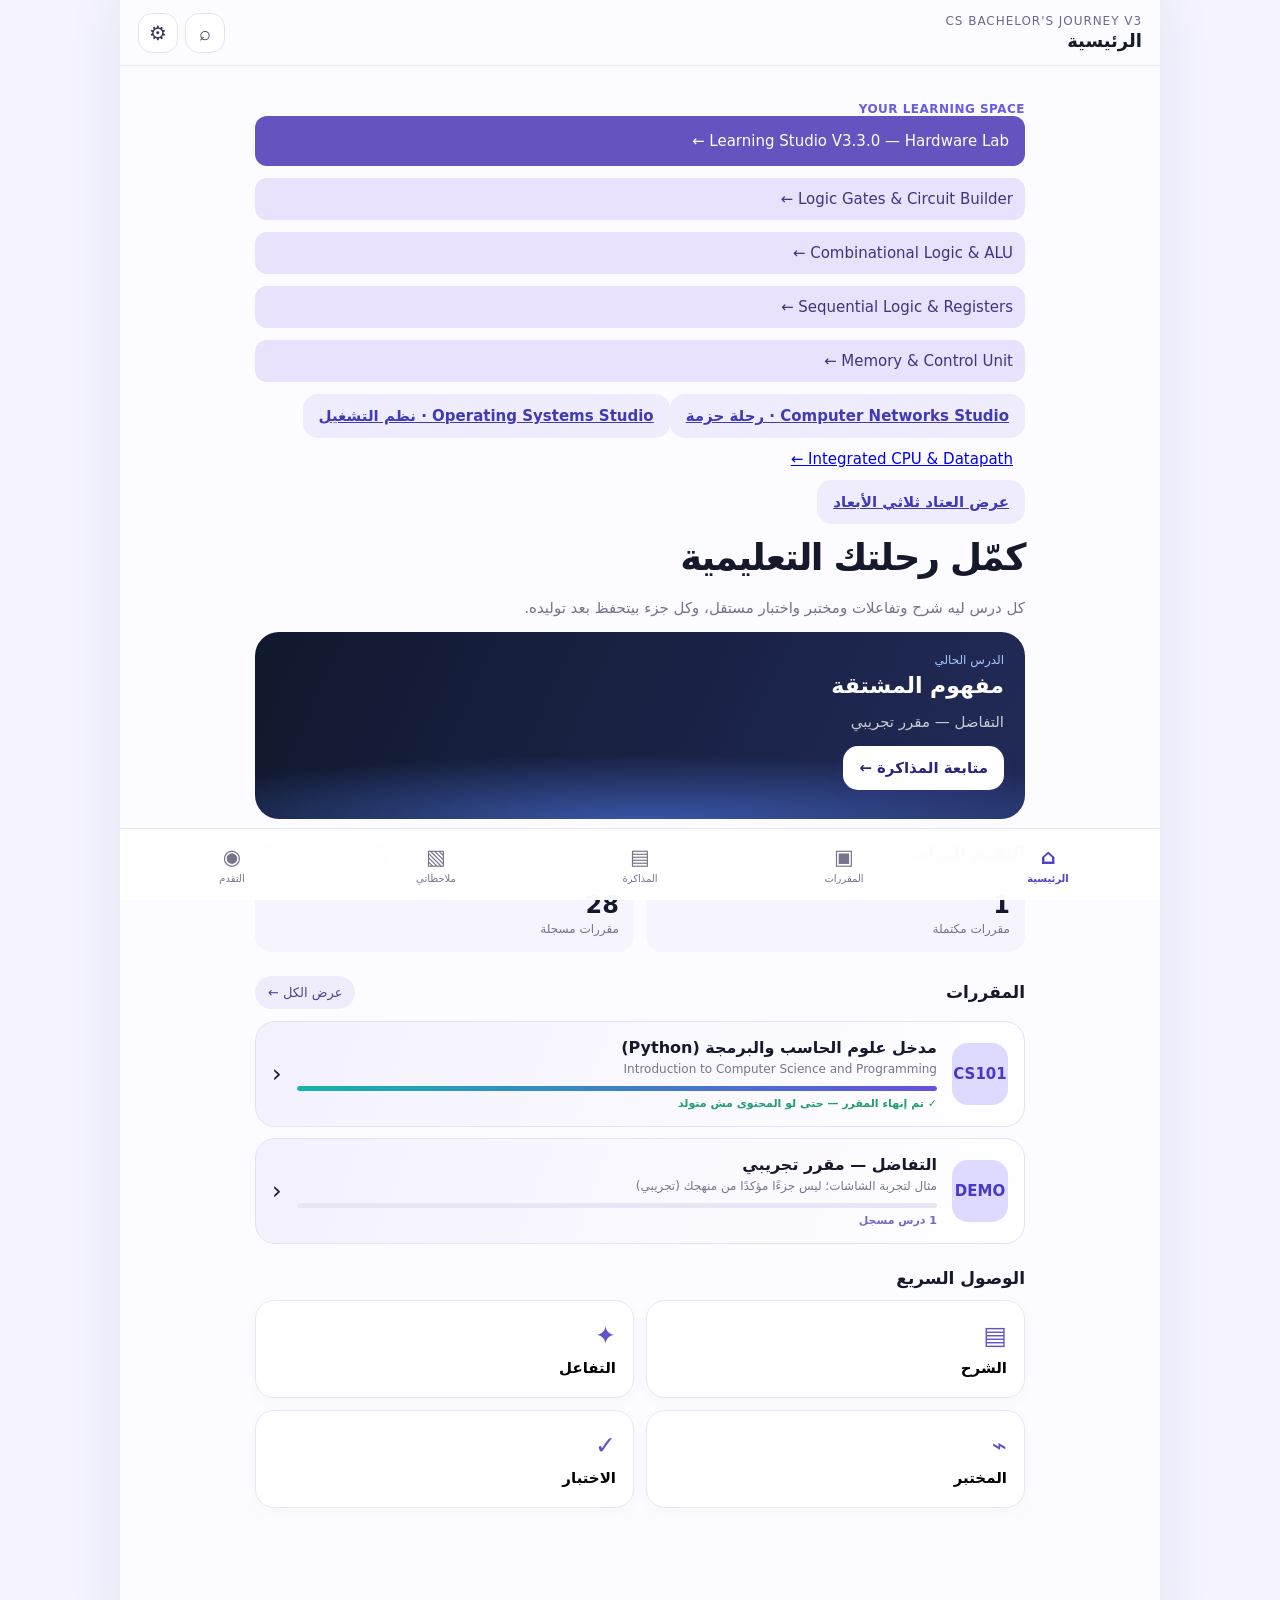
<file: index.html>
<!doctype html><html lang="ar" dir="rtl"><head><meta charset="utf-8"><meta name="viewport" content="width=device-width, initial-scale=1, viewport-fit=cover"><meta name="theme-color" content="#f9f9ff"><meta name="description" content="CS Bachelor's Journey V2 — دروس ومحاكيات واختبارات وملاحظات وتقدم دراسي"><link rel="manifest" href="./manifest.webmanifest"><link rel="icon" href="./icons/icon-192.png"><link rel="stylesheet" href="./style.css"><title>CS Learning Studio V3.3.0</title></head><body><div id="app"></div><div id="toast" role="status" aria-live="polite"></div><script type="module" src="./app.js?v=hw-electric"></script></body></html>
</file>
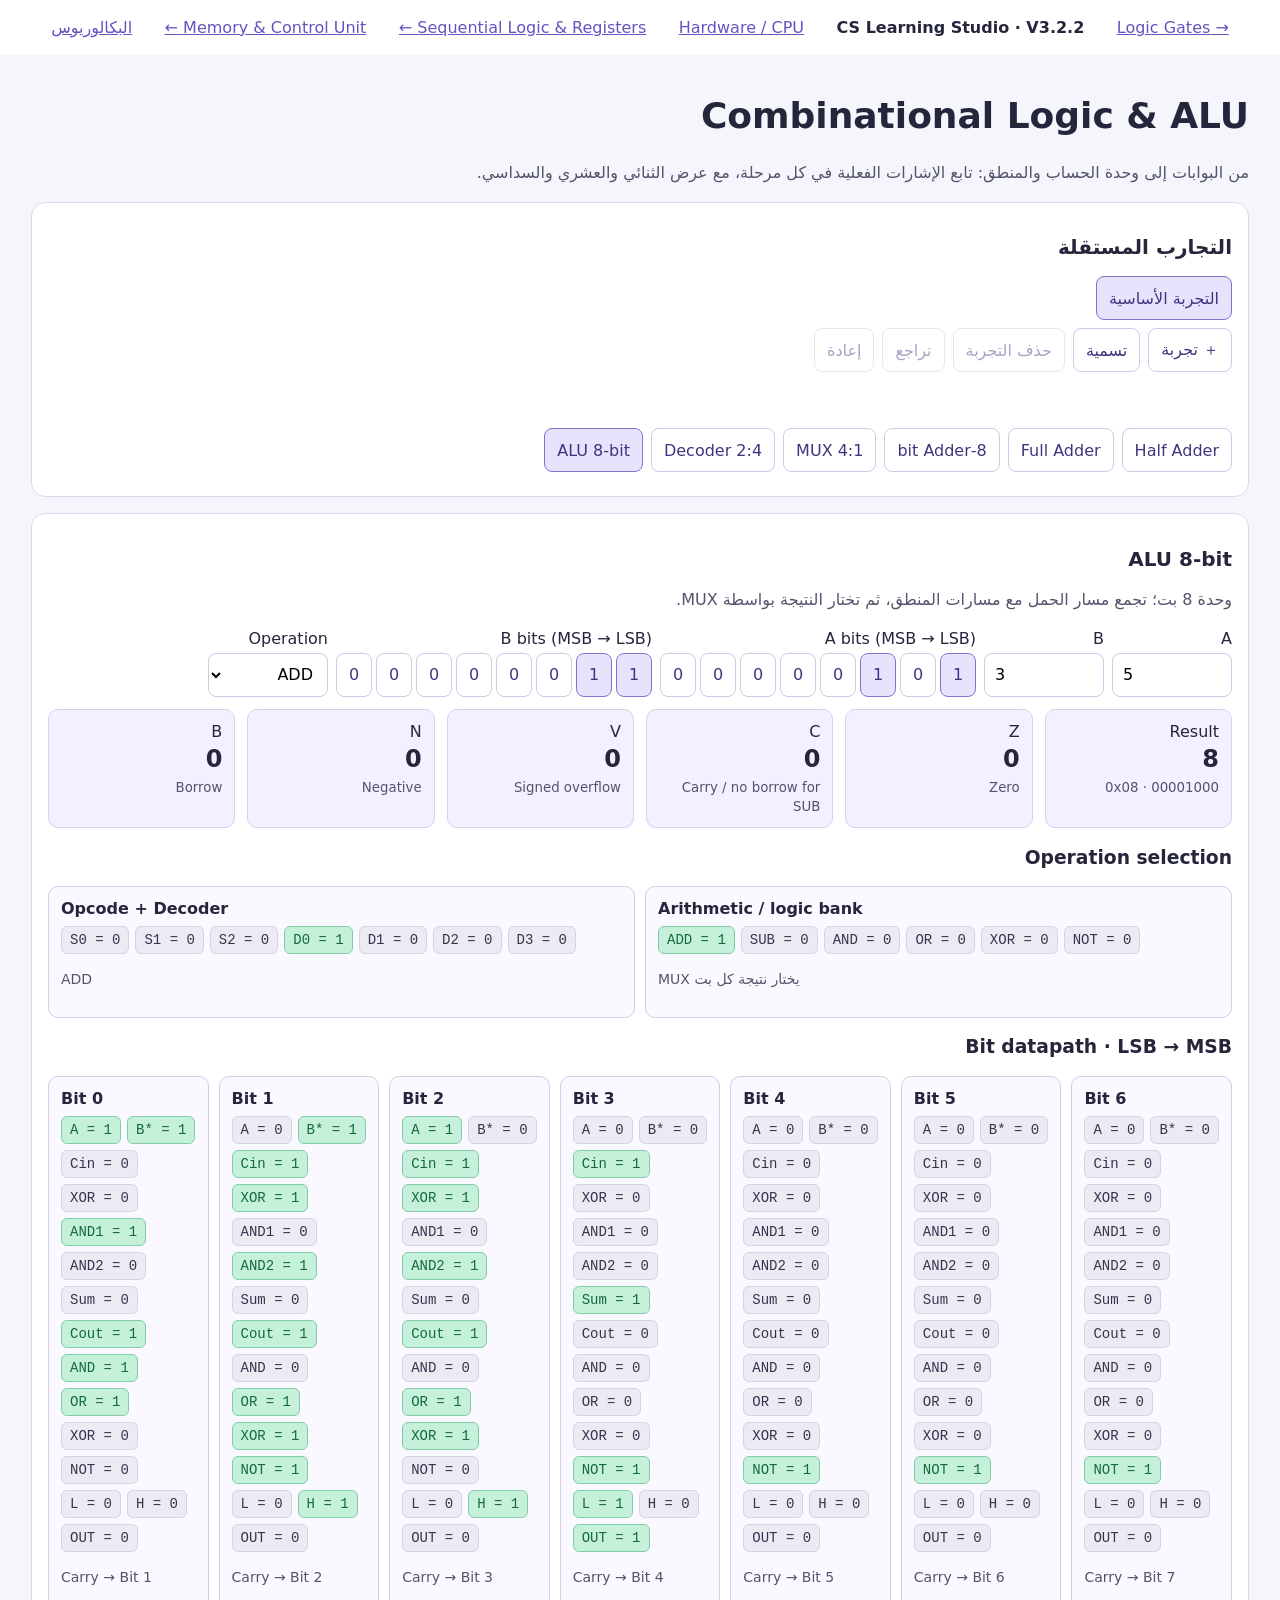
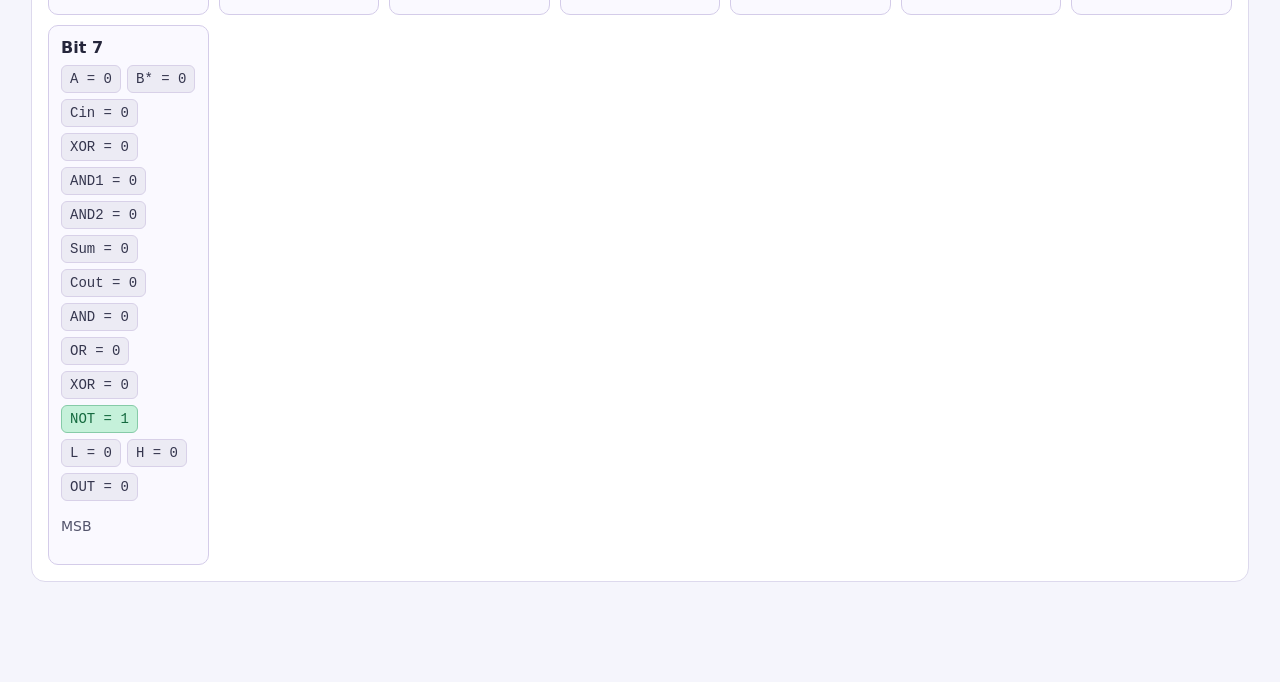
<file: alu.html>
<!doctype html><html lang="ar" dir="rtl"><head><meta charset="utf-8"><meta name="viewport" content="width=device-width,initial-scale=1"><title>Combinational Logic &amp; ALU · V3.2.2</title><link rel="stylesheet" href="logic.css"><link rel="stylesheet" href="alu.css"></head><body><header><a href="logic.html">→ Logic Gates</a><strong>CS Learning Studio · V3.2.2</strong><a href="studio.html">Hardware / CPU</a><a href="sequential.html">Sequential Logic &amp; Registers ←</a><a href="memory.html">Memory &amp; Control Unit ←</a><a href="index.html">البكالوريوس</a></header><main><h1>Combinational Logic &amp; ALU</h1><p>من البوابات إلى وحدة الحساب والمنطق: تابع الإشارات الفعلية في كل مرحلة، مع عرض الثنائي والعشري والسداسي.</p><section class="card"><h2>التجارب المستقلة</h2><div id="tabs" class="row" role="tablist" aria-label="التجارب"></div><div class="row"><button id="new">＋ تجربة</button><button id="rename">تسمية</button><button id="delete">حذف التجربة</button><button id="undo">تراجع</button><button id="redo">إعادة</button></div><p id="status" role="status" aria-live="polite"></p><div id="modes" class="row" role="tablist" aria-label="المختبرات"></div></section><section class="card"><h2 id="lab-title"></h2><p id="description"></p><div id="controls" class="row"></div><div id="results" aria-live="polite"></div><div id="datapath"></div></section></main><script type="module" src="alu.mjs"></script></body></html>
</file>
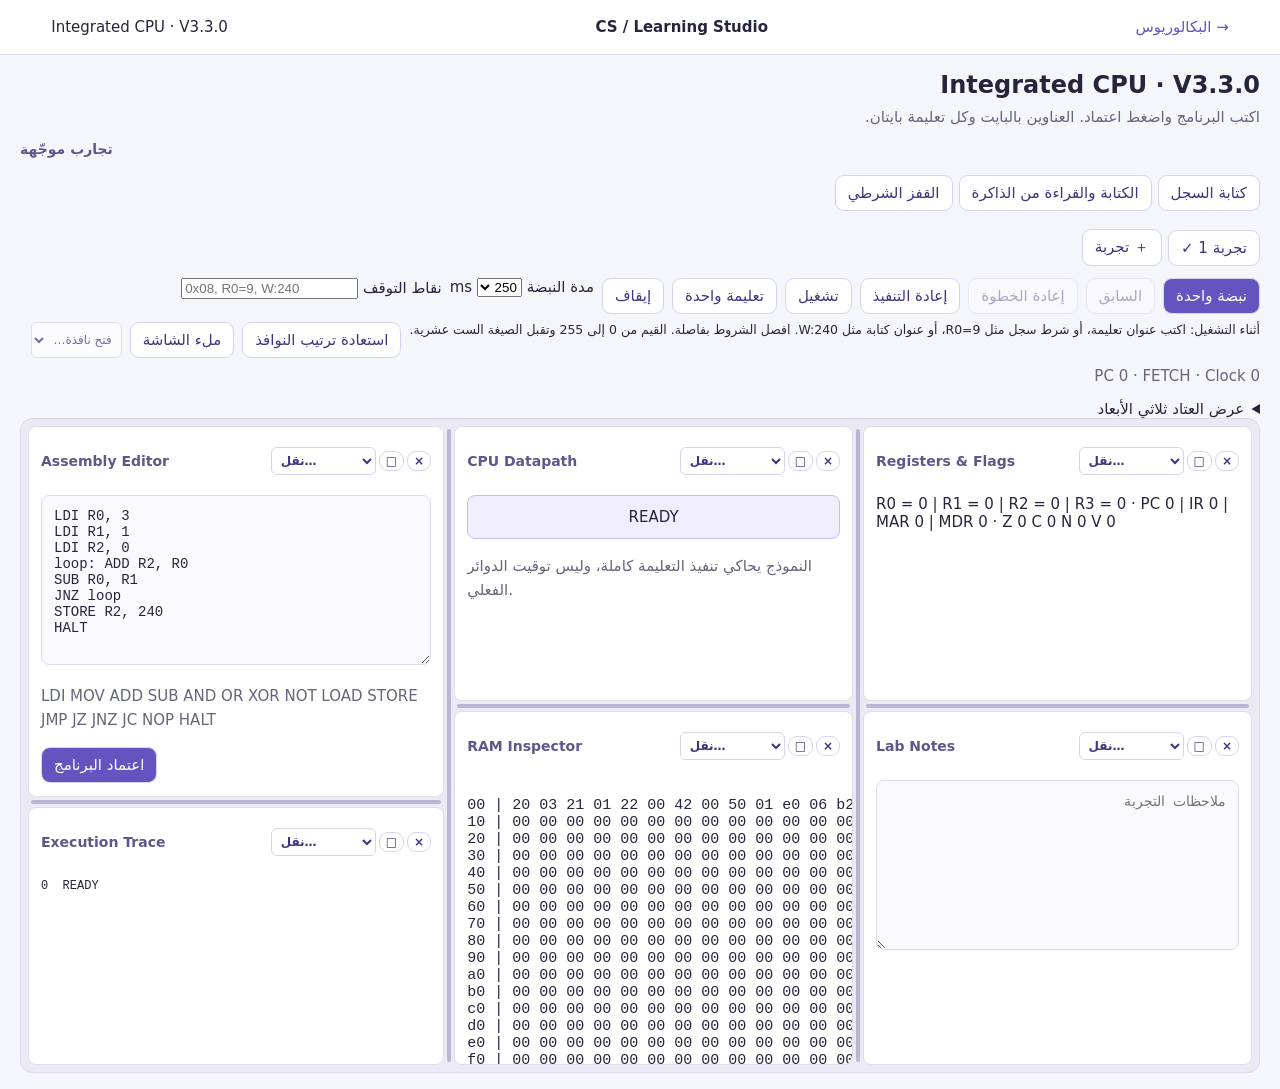
<file: integrated.html>
<!doctype html><html lang="ar" dir="rtl"><head><meta charset="utf-8"><meta name="viewport" content="width=device-width,initial-scale=1"><title>Integrated CPU V3.3.0</title><link rel="stylesheet" href="studio.css"><style>
#hardware-stage{perspective:600px;overflow:hidden;display:grid;place-items:center;height:210px}
#board{direction:ltr;display:grid;grid-template-columns:repeat(2,1fr);gap:12px;padding:16px;background:#225949;border:3px solid #549a77;border-radius:8px;transform-style:preserve-3d;transform:rotateX(38deg) rotateZ(var(--angle,-15deg)) scale(var(--zoom,1))}
#board output{background:#22303d;color:white;padding:9px;text-align:center;border:2px solid #899aa5;box-shadow:2px 4px #101923;transform:translateZ(8px);font:600 14px monospace}
#board output.active{border-color:#ffd858;color:#ffd858}
</style></head><body><header><a href="index.html">→ البكالوريوس</a><strong>CS / Learning Studio</strong><span>Integrated CPU · V3.3.0</span></header><main><section class="intro"><h1>Integrated CPU · V3.3.0</h1><p>اكتب البرنامج واضغط اعتماد. العناوين بالبايت وكل تعليمة بايتان.</p><div id="lesson-context" hidden></div><section aria-label="تجارب موجّهة"><h2>تجارب موجّهة</h2><div id="guide-list" class="experiment-bar"></div><div id="guide-task" hidden><label><span id="guide-question"></span> <select id="prediction"></select></label><p id="guide-result" role="status"></p></div></section><div id="experiments" class="experiment-bar" role="tablist" aria-label="التجارب"></div><div id="controls"><button id="step">نبضة واحدة</button><button id="back">السابق</button><button id="redo">إعادة الخطوة</button><button id="reset">إعادة التنفيذ</button><button id="run">تشغيل</button><button id="instruction">تعليمة واحدة</button><button id="pause">إيقاف</button><label>مدة النبضة <select id="speed"><option>100</option><option selected>250</option><option>500</option></select> ms</label><label>نقاط التوقف <input id="breaks" dir="ltr" aria-describedby="break-help" placeholder="0x08, R0=9, W:240"></label><small id="break-help">أثناء التشغيل: اكتب عنوان تعليمة، أو شرط سجل مثل <bdi>R0=9</bdi>، أو عنوان كتابة مثل <bdi>W:240</bdi>. افصل الشروط بفاصلة. القيم من 0 إلى 255 وتقبل الصيغة الست عشرية.</small><button id="layout">استعادة ترتيب النوافذ</button><button id="fullscreen">ملء الشاشة</button><select id="open-panel" aria-label="فتح نافذة"><option value="">فتح نافذة…</option></select></div><p id="status" role="status"></p></section><details id="hardware"><summary>عرض العتاد ثلاثي الأبعاد</summary><div id="hardware-stage"><div id="board"><output id="chip-pc"></output><output id="chip-ir"></output><output id="chip-mar"></output><output id="chip-mdr"></output></div></div><label>تدوير <input id="angle" type="range" min="-45" max="45" value="-15"></label> <label>تكبير <input id="zoom" type="range" min="70" max="120" value="100"></label><p id="pulse-explanation"></p><p id="hardware-path" dir="ltr"></p></details><div id="mobile-panels" class="mobile-panels" role="tablist" aria-label="النوافذ"></div><div id="workspace" class="workspace"><article data-panel="code"><h2>01 / Assembly Editor</h2><textarea id="code" spellcheck="false" aria-label="Assembly code"></textarea><p dir="ltr">LDI MOV ADD SUB AND OR XOR NOT LOAD STORE JMP JZ JNZ JC NOP HALT</p><button id="compile">اعتماد البرنامج</button><pre id="listing"></pre></article><article data-panel="cpu"><h2>02 / CPU Datapath</h2><div id="cpu" dir="ltr"></div><p>النموذج يحاكي تنفيذ التعليمة كاملة، وليس توقيت الدوائر الفعلي.</p></article><article data-panel="registers"><h2>03 / Registers & Flags</h2><div id="registers" dir="ltr"></div></article><article data-panel="memory"><h2>04 / RAM Inspector</h2><div id="memory" dir="ltr"></div></article><article data-panel="trace"><h2>05 / Execution Trace</h2><pre id="trace" dir="ltr"></pre></article><article data-panel="notes"><h2>06 / Lab Notes</h2><textarea id="notes" placeholder="ملاحظات التجربة"></textarea></article></div></main><script type="module" src="integrated.mjs?v=330"></script></body></html>
</file>
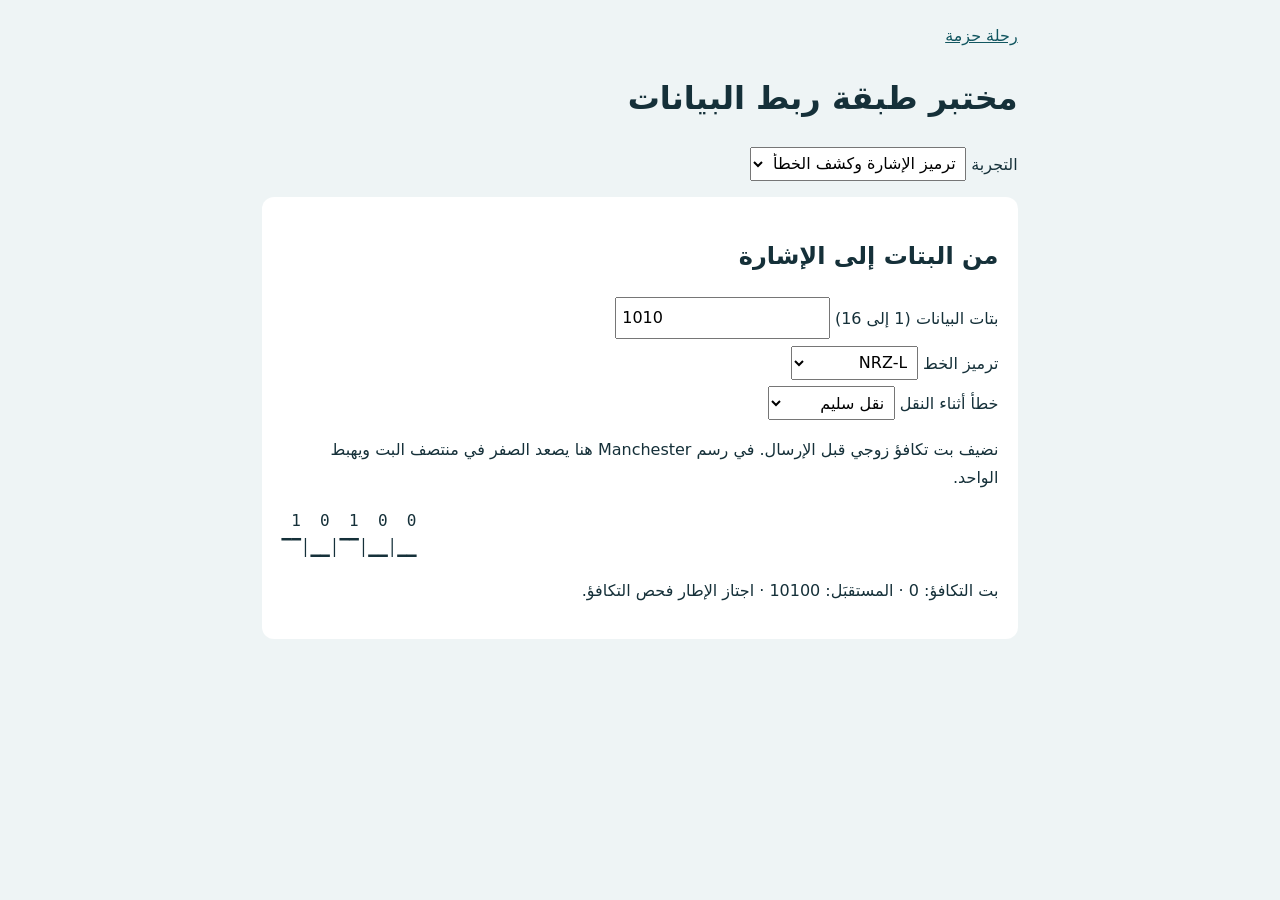
<file: link-lab.html>
<!doctype html><html lang="ar" dir="rtl"><head><meta charset="utf-8"><meta name="viewport" content="width=device-width,initial-scale=1"><title>طبقة ربط البيانات | Computer Networks Studio</title><style>*{box-sizing:border-box}body{margin:0;background:#eef4f5;color:#153039;font:1rem/1.7 system-ui}main{max-width:50rem;margin:auto;padding:1.4rem}section{background:white;padding:1.2rem;border-radius:12px;margin:1rem 0}label{display:block;margin:.4rem 0}select,input,button{font:inherit;padding:.35rem;max-width:100%}button{margin:.25rem}dl{display:grid;grid-template-columns:auto 1fr;gap:.35rem 1rem}dd{margin:0;overflow-wrap:anywhere}a{color:#125660}</style></head><body><main><nav><a id="back" href="network.html">رحلة حزمة</a></nav><h1>مختبر طبقة ربط البيانات</h1><label>التجربة <select id="mode"><option value="encoding">ترميز الإشارة وكشف الخطأ</option><option value="access">مشاركة وسيط النقل</option></select></label>
<section id="encoding"><h2>من البتات إلى الإشارة</h2><label>بتات البيانات (1 إلى 16) <input id="bits" dir="ltr" value="1010" maxlength="16"></label><label>ترميز الخط <select id="coding"><option>NRZ-L</option><option>Manchester</option></select></label><label>خطأ أثناء النقل <select id="error"><option value="0">نقل سليم</option><option value="1">اقلب أول بت</option><option value="2">اقلب أول بتين</option></select></label><p>نضيف بت تكافؤ زوجي قبل الإرسال. في رسم Manchester هنا يصعد الصفر في منتصف البت ويهبط الواحد.</p><pre dir="ltr" id="wave" style="white-space:pre-wrap;overflow-wrap:anywhere"></pre><p id="check" role="status"></p></section>
<section id="access" hidden><h2>جهازان جاهزان للإرسال</h2><label>نوع الوصلة <select id="medium"><option value="hub">Ethernet مشترك نصف مزدوج</option><option value="switch">Ethernet بمبدّل ووصلات كاملة الازدواج</option><option value="wifi">Wi-Fi بقناة مشتركة</option></select></label><label>توقيت المحاولة <select id="timing"><option value="same">في نفس اللحظة</option><option value="apart">بعد انتهاء إرسال الجهاز الأول</option></select></label><p id="note"></p><button id="step">الخطوة التالية</button> <button id="reset">من البداية</button><ol id="trace"></ol></section></main><script type="module" src="link-lab.mjs"></script></body></html>
</file>
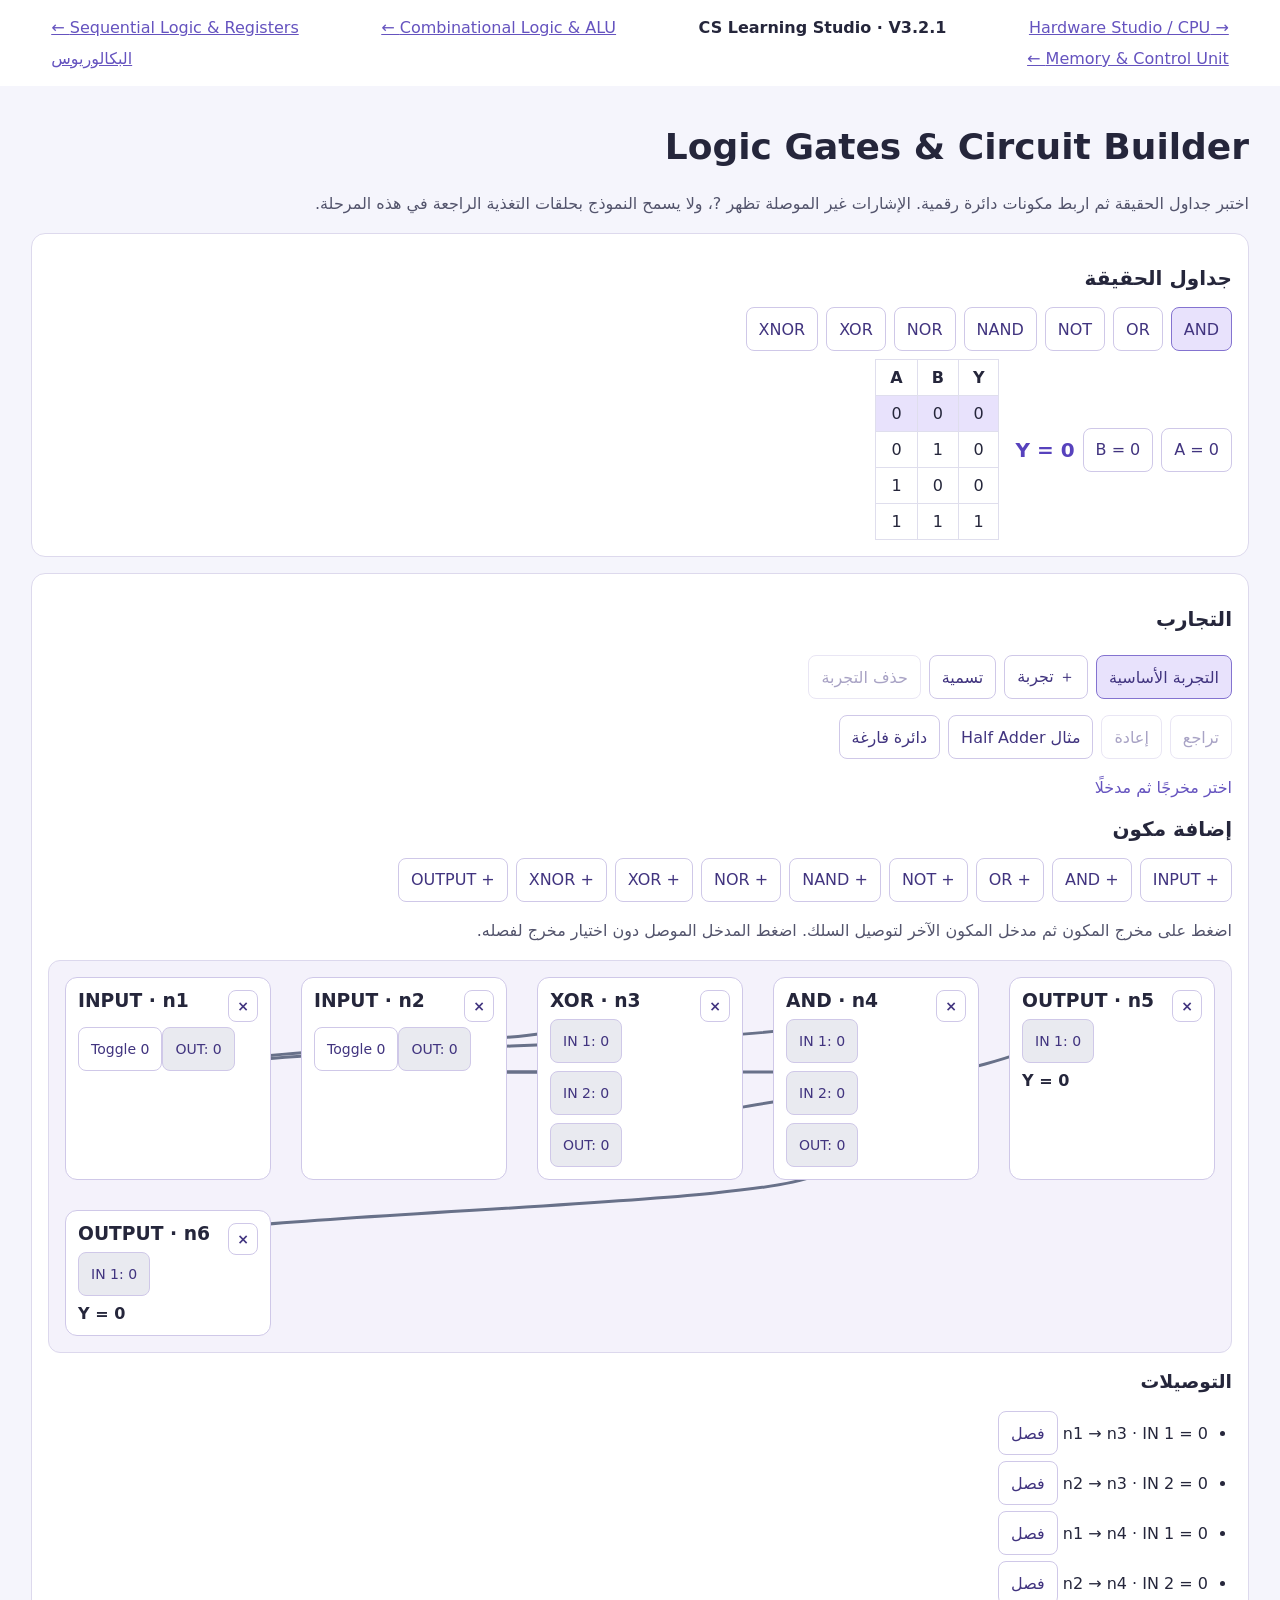
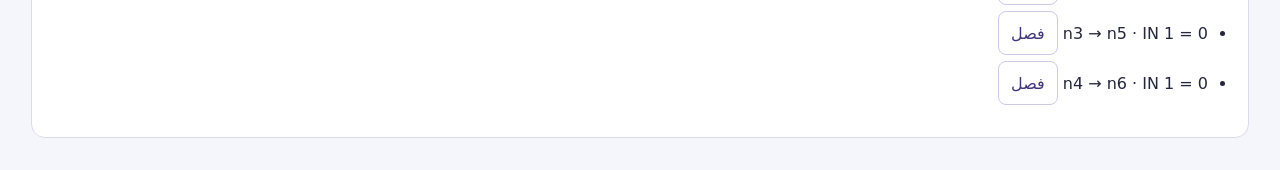
<file: logic.html>
<!doctype html><html lang="ar" dir="rtl"><head><meta charset="utf-8"><meta name="viewport" content="width=device-width,initial-scale=1"><title>Logic Studio · V3.2.1</title><link rel="stylesheet" href="logic.css"></head><body><header><a href="studio.html">→ Hardware Studio / CPU</a><strong>CS Learning Studio · V3.2.1</strong><a href="alu.html">Combinational Logic &amp; ALU ←</a><a href="sequential.html">Sequential Logic &amp; Registers ←</a><a href="memory.html">Memory &amp; Control Unit ←</a><a href="index.html">البكالوريوس</a></header><main><h1>Logic Gates & Circuit Builder</h1><p>اختبر جداول الحقيقة ثم اربط مكونات دائرة رقمية. الإشارات غير الموصلة تظهر ?، ولا يسمح النموذج بحلقات التغذية الراجعة في هذه المرحلة.</p><section class="card"><h2>جداول الحقيقة</h2><div id="gate-tabs" class="row" aria-label="البوابات"></div><div id="truth"></div></section><section class="card"><h2>التجارب</h2><div class="row"><div id="tabs" class="row" role="tablist"></div><button id="new">＋ تجربة</button><button id="rename">تسمية</button><button id="delete">حذف التجربة</button></div><div class="row"><button id="undo">تراجع</button><button id="redo">إعادة</button><button id="sample">مثال Half Adder</button><button id="clear">دائرة فارغة</button></div><p id="status" role="status" aria-live="polite"></p><h2>إضافة مكون</h2><div id="palette" class="row"></div><p>اضغط على مخرج المكون ثم مدخل المكون الآخر لتوصيل السلك. اضغط المدخل الموصل دون اختيار مخرج لفصله.</p><div id="board" aria-label="الدائرة"><svg id="wires" aria-hidden="true"></svg><div id="nodes"></div></div><h3>التوصيلات</h3><ul id="connections"></ul></section></main><script type="module" src="logic.mjs"></script></body></html>
</file>
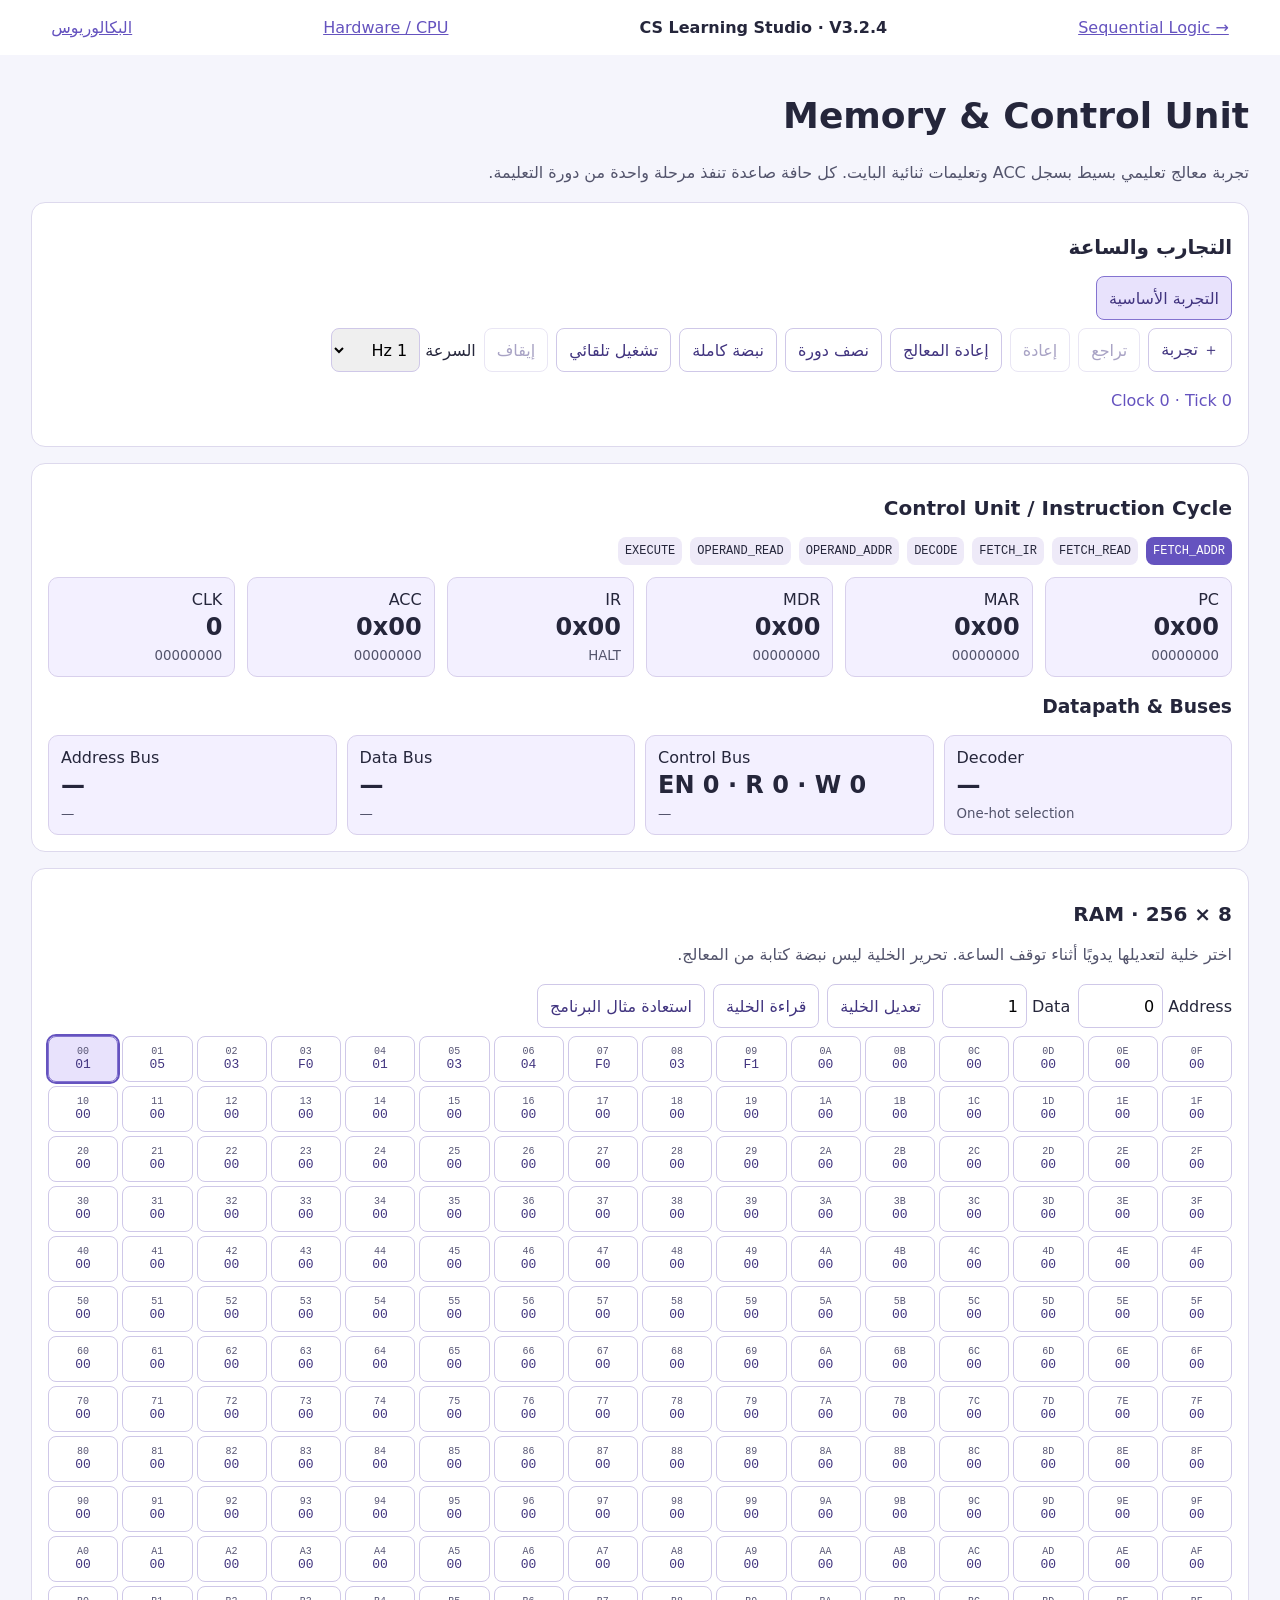
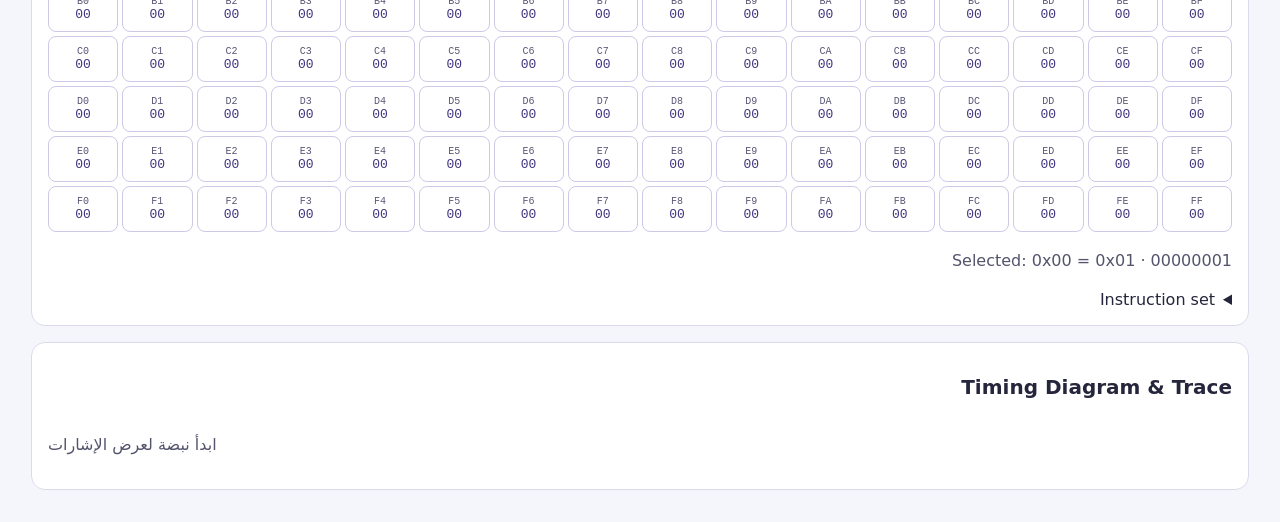
<file: memory.html>
<!doctype html><html lang="ar" dir="rtl"><head><meta charset="utf-8"><meta name="viewport" content="width=device-width,initial-scale=1"><title>Memory &amp; Control Unit · V3.2.4</title><link rel="stylesheet" href="logic.css"><link rel="stylesheet" href="alu.css"><link rel="stylesheet" href="memory.css"></head><body><header><a href="sequential.html">→ Sequential Logic</a><strong>CS Learning Studio · V3.2.4</strong><a href="studio.html">Hardware / CPU</a><a href="index.html">البكالوريوس</a></header><main><h1>Memory &amp; Control Unit</h1><p>تجربة معالج تعليمي بسيط بسجل ACC وتعليمات ثنائية البايت. كل حافة صاعدة تنفذ مرحلة واحدة من دورة التعليمة.</p><section class="card"><h2>التجارب والساعة</h2><div id="tabs" class="row" role="tablist"></div><div class="row"><button id="new">＋ تجربة</button><button id="undo">تراجع</button><button id="redo">إعادة</button><button id="reset">إعادة المعالج</button><button id="edge">نصف دورة</button><button id="pulse">نبضة كاملة</button><button id="play">تشغيل تلقائي</button><button id="stop">إيقاف</button><label>السرعة <select id="speed"><option value="1000">0.5 Hz</option><option value="500" selected>1 Hz</option><option value="250">2 Hz</option><option value="125">4 Hz</option></select></label></div><p id="status" role="status"></p></section><section class="card"><h2>Control Unit / Instruction Cycle</h2><div id="phases" class="row"></div><div id="registers" class="lab-grid"></div><h3>Datapath &amp; Buses</h3><div id="bus" class="flow"></div></section><section class="card"><h2>RAM · 256 × 8</h2><p>اختر خلية لتعديلها يدويًا أثناء توقف الساعة. تحرير الخلية ليس نبضة كتابة من المعالج.</p><div class="row"><label>Address <input id="address" type="number" min="0" max="255" value="0"></label><label>Data <input id="data" type="number" min="0" max="255" value="0"></label><button id="write">تعديل الخلية</button><button id="read">قراءة الخلية</button><button id="sample">استعادة مثال البرنامج</button></div><div id="ram" class="ram" aria-label="RAM cells"></div><p id="selection"></p><details><summary>Instruction set</summary><p dir="ltr">00 HALT · 01 LDI immediate · 02 LOAD address · 03 STORE address · 04 ADD address · 05 SUB address · 06 JMP address</p><p>المثال: 5 → RAM[F0]، ثم 3 + RAM[F0] → RAM[F1]، ثم HALT.</p></details></section><section class="card"><h2>Timing Diagram &amp; Trace</h2><div id="timing"></div><div id="trace"></div></section></main><script type="module" src="memory.mjs"></script></body></html>
</file>
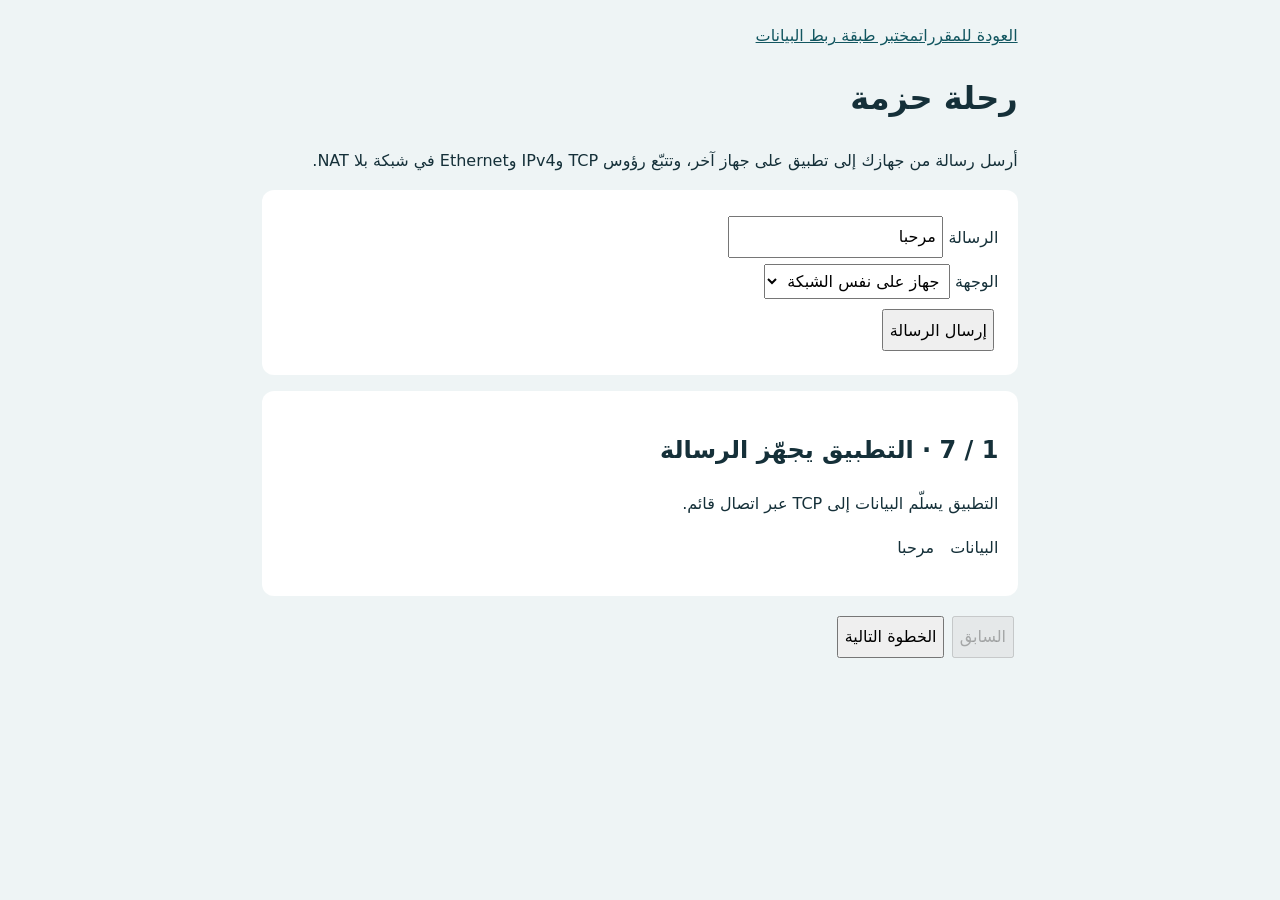
<file: network.html>
<!doctype html><html lang="ar" dir="rtl"><head><meta charset="utf-8"><meta name="viewport" content="width=device-width,initial-scale=1"><title>رحلة حزمة | Computer Networks Studio</title><style>*{box-sizing:border-box}body{margin:0;background:#eef4f5;color:#153039;font:1rem/1.7 system-ui}main{max-width:50rem;margin:auto;padding:1.4rem}section{background:white;padding:1.2rem;border-radius:12px;margin:1rem 0}label{display:block;margin:.4rem 0}select,input,button{font:inherit;padding:.35rem;max-width:100%}button{margin:.25rem}dl{display:grid;grid-template-columns:auto 1fr;gap:.35rem 1rem}dd{margin:0;overflow-wrap:anywhere}a{color:#125660}</style></head><body><main><a id="back" href="index.html">العودة للمقررات</a><a href="link-lab.html">مختبر طبقة ربط البيانات</a><h1>رحلة حزمة</h1><p>أرسل رسالة من جهازك إلى تطبيق على جهاز آخر، وتتبّع رؤوس TCP وIPv4 وEthernet في شبكة بلا NAT.</p><section><label>الرسالة <input id="message" maxlength="100" value="مرحبا"></label><label>الوجهة <select id="destination"><option value="local">جهاز على نفس الشبكة</option><option value="remote">جهاز وراء الراوتر</option></select></label><button id="send">إرسال الرسالة</button></section><section aria-live="polite"><h2 id="stage"></h2><p id="why"></p><dl id="fields"></dl></section><button id="prev">السابق</button><button id="next">الخطوة التالية</button></main><script type="module" src="./network.mjs"></script></body></html>
</file>
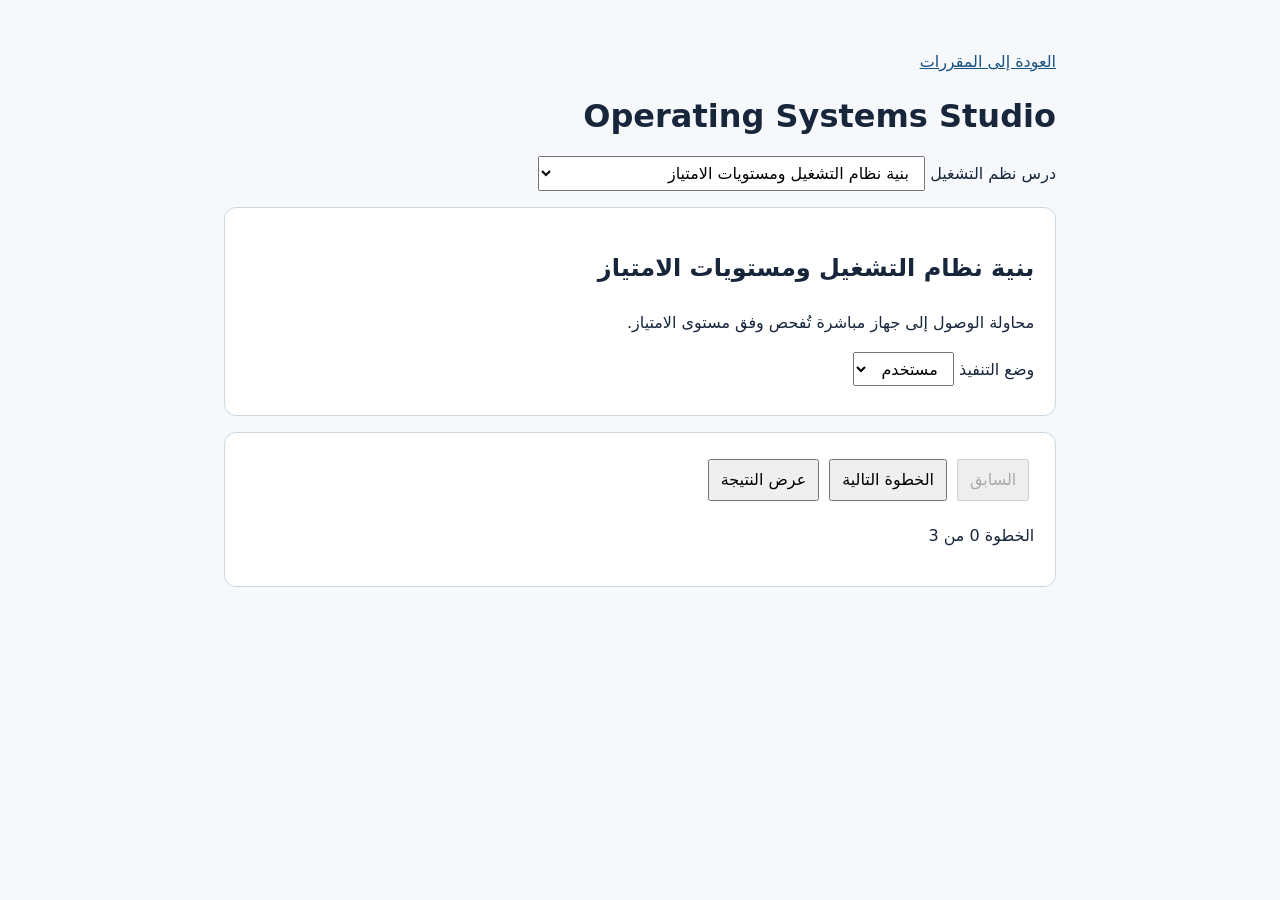
<file: os.html>
<!doctype html><html lang="ar" dir="rtl"><head><meta charset="utf-8"><meta name="viewport" content="width=device-width,initial-scale=1"><title>Operating Systems Studio | CS301</title><style>[hidden]{display:none!important}*{box-sizing:border-box}body{margin:0;background:#f6f8fb;color:#17263b;font:1rem/1.7 system-ui}main{max-width:58rem;margin:auto;padding:clamp(1rem,4vw,3rem)}section{background:white;padding:1.3rem;margin:1rem 0;border:1px solid #cbd6df;border-radius:12px}label{display:block;margin:.5rem 0}select,input,button{font:inherit;padding:.35rem .7rem;max-width:100%}button{cursor:pointer;margin:.3rem}a{color:#185280}li.current{font-weight:700;background:#d9f1eb}pre{white-space:pre-wrap}h1{line-height:1.2}</style></head><body><main><nav><a href="index.html" id="return">العودة إلى المقررات</a></nav><h1>Operating Systems Studio</h1><label>درس نظم التشغيل <select id="lesson"></select></label><section><h2 id="title"></h2><p id="intro"></p><label><span id="policy-label"></span> <select id="policy"></select></label><label id="input-row"><span id="input-label"></span> <input id="input" dir="ltr"></label><label id="quantum-row">مدة الشريحة <input id="quantum" type="number" min="1" max="50" value="2"></label></section><section><button id="prev">السابق</button><button id="next">الخطوة التالية</button><button id="all">عرض النتيجة</button><p id="status" role="status"></p><ol id="events"></ol><pre id="summary"></pre></section></main><script type="module" src="os-studio.mjs"></script></body></html>
</file>
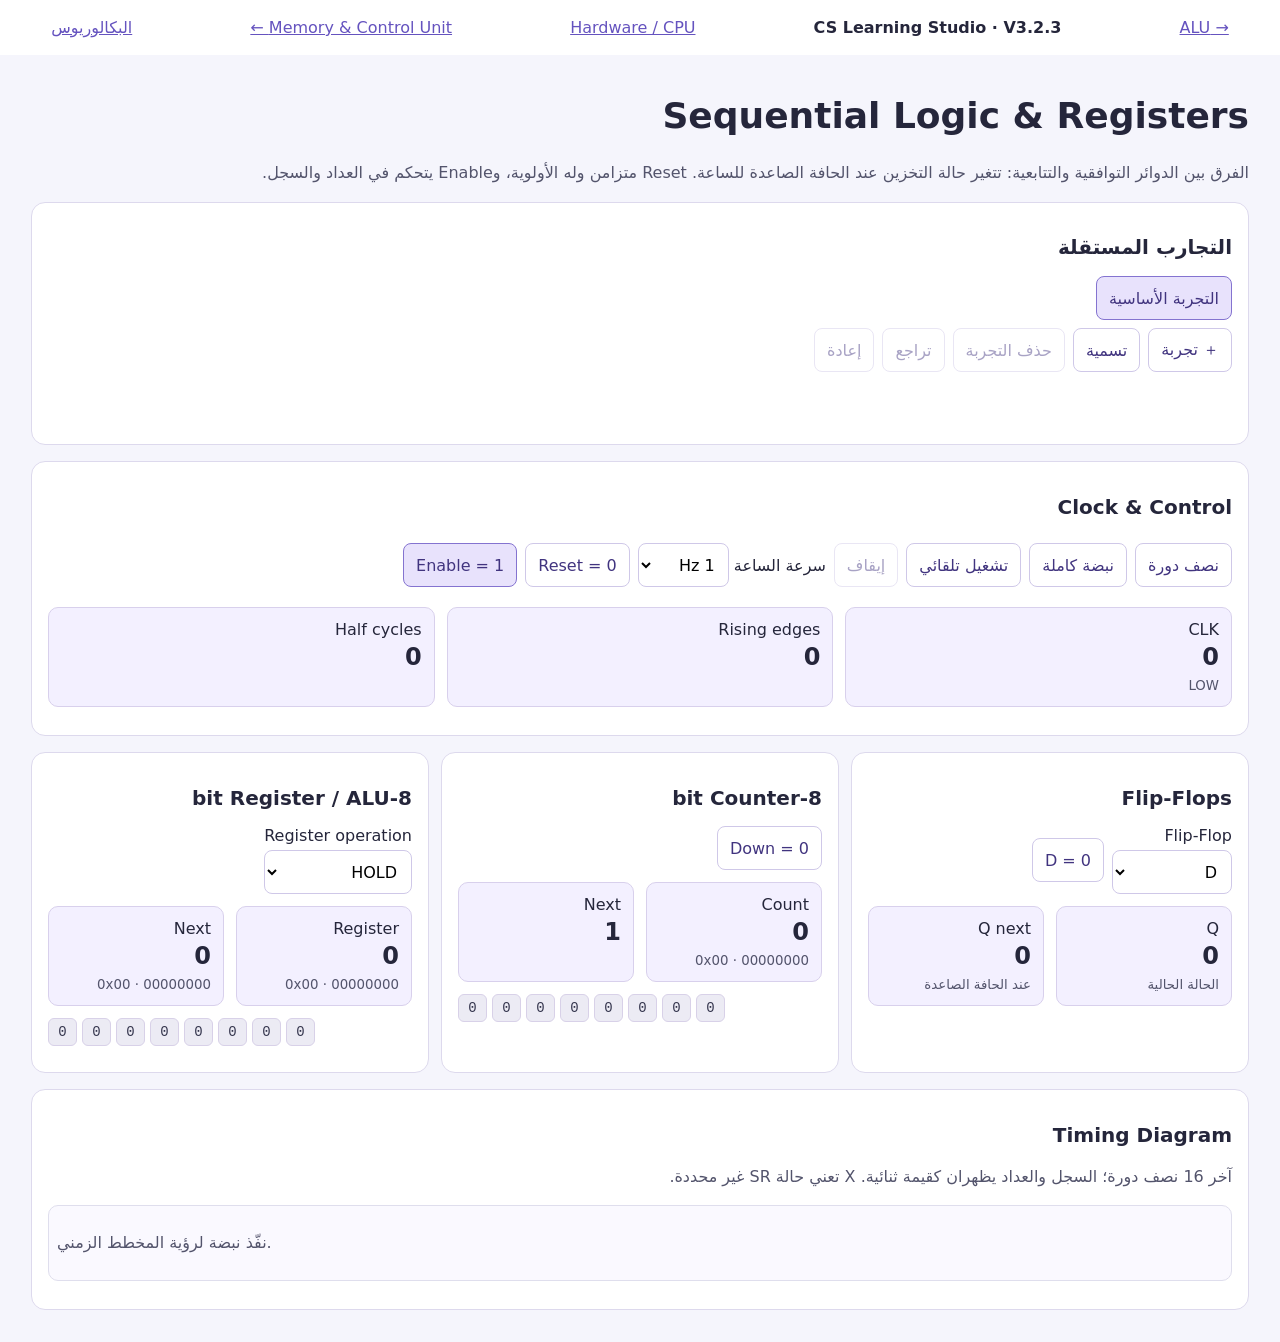
<file: sequential.html>
<!doctype html><html lang="ar" dir="rtl"><head><meta charset="utf-8"><meta name="viewport" content="width=device-width,initial-scale=1"><title>Sequential Logic &amp; Registers · V3.2.3</title><link rel="stylesheet" href="logic.css"><link rel="stylesheet" href="alu.css"><link rel="stylesheet" href="sequential.css"></head><body><header><a href="alu.html">→ ALU</a><strong>CS Learning Studio · V3.2.3</strong><a href="studio.html">Hardware / CPU</a><a href="memory.html">Memory &amp; Control Unit ←</a><a href="index.html">البكالوريوس</a></header><main><h1>Sequential Logic &amp; Registers</h1><p>الفرق بين الدوائر التوافقية والتتابعية: تتغير حالة التخزين عند الحافة الصاعدة للساعة. Reset متزامن وله الأولوية، وEnable يتحكم في العداد والسجل.</p><section class="card"><h2>التجارب المستقلة</h2><div id="tabs" role="tablist" aria-label="التجارب" class="row"></div><div class="row"><button id="new">＋ تجربة</button><button id="rename">تسمية</button><button id="delete">حذف التجربة</button><button id="undo">تراجع</button><button id="redo">إعادة</button></div><p id="status" role="status"></p></section><section class="card"><h2>Clock &amp; Control</h2><div class="row"><button id="edge">نصف دورة</button><button id="pulse">نبضة كاملة</button><button id="play">تشغيل تلقائي</button><button id="stop">إيقاف</button><label>سرعة الساعة <select id="speed"><option value="1000">0.5 Hz</option><option value="500" selected>1 Hz</option><option value="250">2 Hz</option><option value="125">4 Hz</option></select></label><div id="global" class="row"></div></div><div id="clock" class="lab-grid"></div></section><div id="labs"><section class="card"><h2>Flip-Flops</h2><div id="ff-controls" class="row"></div><div id="ff-result"></div></section><section class="card"><h2>8-bit Counter</h2><div id="counter-controls" class="row"></div><div id="counter-result"></div></section><section class="card"><h2>8-bit Register / ALU</h2><div id="reg-controls" class="row"></div><div id="reg-result"></div></section></div><section class="card"><h2>Timing Diagram</h2><p>آخر 16 نصف دورة؛ السجل والعداد يظهران كقيمة ثنائية. X تعني حالة SR غير محددة.</p><div id="timing"></div><div id="trace"></div></section></main><script type="module" src="sequential.mjs"></script></body></html>
</file>
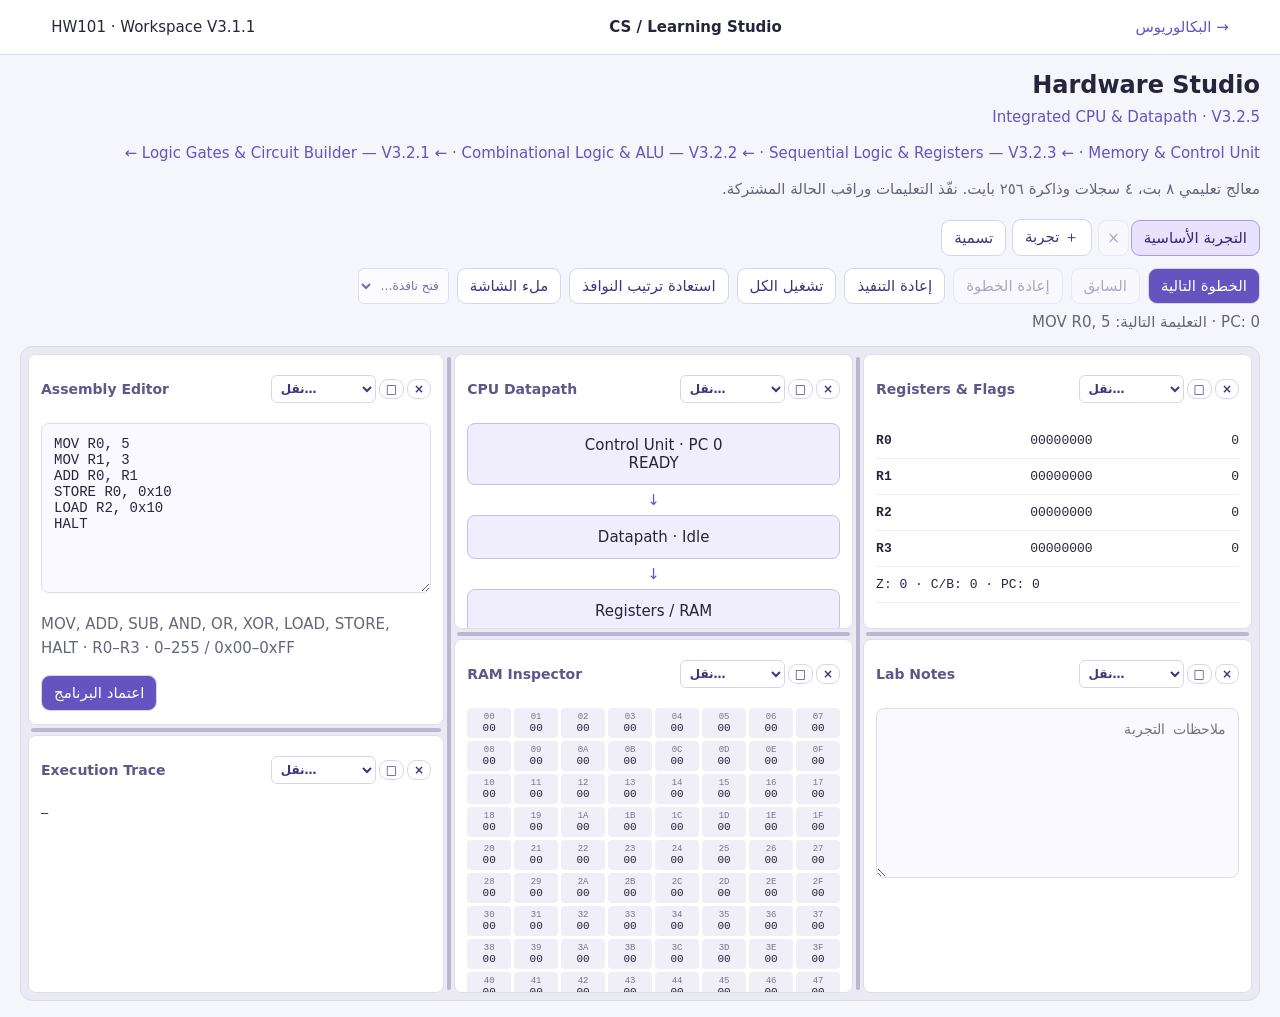
<file: studio.html>
<!doctype html><html lang="ar" dir="rtl"><head><meta charset="utf-8"><meta name="viewport" content="width=device-width,initial-scale=1"><title>CS Learning Studio V3.1.1</title><link rel="stylesheet" href="studio.css"></head><body><header><a href="index.html">→ البكالوريوس</a><strong>CS / Learning Studio</strong><span>HW101 · Workspace V3.1.1</span></header><main><section class="intro"><h1>Hardware Studio</h1><p><a href="integrated.html">Integrated CPU &amp; Datapath · V3.2.5</a></p><p><a href="logic.html">Logic Gates &amp; Circuit Builder — V3.2.1 ←</a> · <a href="alu.html">Combinational Logic &amp; ALU — V3.2.2 ←</a> · <a href="sequential.html">Sequential Logic &amp; Registers — V3.2.3 ←</a> · <a href="memory.html">Memory &amp; Control Unit ←</a></p><p>معالج تعليمي ٨ بت، ٤ سجلات وذاكرة ٢٥٦ بايت. نفّذ التعليمات وراقب الحالة المشتركة.</p><div id="lesson-context" hidden></div><div id="experiments" class="experiment-bar" role="tablist" aria-label="التجارب"></div><div id="controls"><button id="step">الخطوة التالية</button><button id="back">السابق</button><button id="redo">إعادة الخطوة</button><button id="reset">إعادة التنفيذ</button><button id="run">تشغيل الكل</button><button id="layout">استعادة ترتيب النوافذ</button><button id="fullscreen">ملء الشاشة</button><select id="open-panel" aria-label="فتح نافذة"><option value="">فتح نافذة…</option></select></div><p id="status" role="status"></p></section><div id="mobile-panels" class="mobile-panels" role="tablist" aria-label="النوافذ"></div><div id="workspace" class="workspace"><article data-panel="code"><h2>01 / Assembly Editor</h2><textarea id="code" spellcheck="false" aria-label="Assembly code"></textarea><p dir="ltr">MOV, ADD, SUB, AND, OR, XOR, LOAD, STORE, HALT · R0–R3 · 0–255 / 0x00–0xFF</p><button id="compile">اعتماد البرنامج</button><pre id="listing"></pre></article><article data-panel="cpu"><h2>02 / CPU Datapath</h2><div id="cpu" dir="ltr"></div><p>النموذج يحاكي تنفيذ التعليمة كاملة، وليس توقيت الدوائر الفعلي.</p></article><article data-panel="registers"><h2>03 / Registers & Flags</h2><div id="registers" dir="ltr"></div></article><article data-panel="memory"><h2>04 / RAM Inspector</h2><div id="memory" dir="ltr"></div></article><article data-panel="trace"><h2>05 / Execution Trace</h2><pre id="trace" dir="ltr"></pre></article><article data-panel="notes"><h2>06 / Lab Notes</h2><textarea id="notes" placeholder="ملاحظات التجربة"></textarea></article></div></main><script type="module" src="studio.mjs"></script></body></html>
</file>
<file: style.css>
:root{font-family:system-ui,-apple-system,"Segoe UI",Tahoma,sans-serif;color:#16182c;background:#f4f3ff;font-size:15px;font-synthesis:none}*{box-sizing:border-box}body{margin:0}button,input,textarea,select{font:inherit}button{cursor:pointer}button:disabled{cursor:not-allowed;opacity:.5}.app-shell{min-height:100dvh;max-width:1040px;margin:0 auto;background:#fcfbff;box-shadow:0 0 55px #27206614;padding-bottom:calc(88px + env(safe-area-inset-bottom))}.top{height:66px;padding:12px 18px;display:flex;align-items:center;justify-content:space-between;gap:12px;position:sticky;top:0;z-index:10;background:#fcfbfff0;backdrop-filter:blur(18px);border-bottom:1px solid #eae9f5}.brand{font-size:12px;color:#6d6891;letter-spacing:.08em}.top h1{font-size:18px;margin:2px 0 0;font-weight:770}.icon-btn{width:40px;height:40px;display:grid;place-items:center;border:1px solid #e4e2f0;border-radius:14px;background:white;color:#383458;font-size:20px}.page{max-width:850px;margin:0 auto;padding:22px 18px}.eyebrow{color:#665de2;font-size:12px;font-weight:800;letter-spacing:.04em}.hero-title{font-size:30px;letter-spacing:-.04em;margin:8px 0 8px;line-height:1.4}.muted{color:#74738c}.small{font-size:12px}.section-title{display:flex;align-items:center;justify-content:space-between;margin:24px 0 12px;gap:12px}.section-title h2{font-size:17px;margin:0}.pill{border:0;border-radius:999px;padding:9px 13px;background:#efedfb;color:#4c4490;font-size:13px}.pill.active{background:#413cb9;color:white}.btn{border:0;border-radius:15px;padding:13px 16px;background:linear-gradient(125deg,#3632ae,#6350d7);color:#fff;font-weight:740;box-shadow:0 7px 15px #4936bd21;display:inline-flex;align-items:center;justify-content:center;gap:7px}.btn.secondary{background:#efedfd;color:#413ab8;box-shadow:none}.btn.ghost{background:#fff;color:#504a8e;border:1px solid #e4e2ef;box-shadow:none}.btn.warn{background:#fff0ef;color:#aa3535;box-shadow:none}.btn.tiny{font-size:12px;padding:9px 12px;border-radius:12px}.btn.full{width:100%}.grid{display:grid;grid-template-columns:repeat(2,minmax(0,1fr));gap:12px}.panel{background:white;border:1px solid #eae8f7;border-radius:19px;padding:17px;box-shadow:0 3px 16px #17115407}.feature{background:linear-gradient(115deg,#10182e,#212b58);color:#fff;border-radius:24px;padding:21px;overflow:hidden;position:relative}.feature:after{content:"";position:absolute;inset:auto -20% -70px -20%;height:135px;background:radial-gradient(ellipse,#5582fb88,transparent 70%);pointer-events:none}.feature h2{margin:6px 0 8px;font-size:22px}.feature p{opacity:.75}.feature .btn{position:relative;z-index:1;background:#fff;color:#29267b}.course{padding:16px;border-radius:20px;background:linear-gradient(110deg,#f3f1ff,#fff);border:1px solid #e4e2f8;display:flex;gap:15px;align-items:center;cursor:pointer}.course + .course{margin-top:11px}.course-mark{min-width:56px;height:62px;background:#ddd9ff;border-radius:16px;display:grid;place-items:center;color:#443ac4;font-weight:850;font-size:15px}.course h3{margin:0 0 5px;font-size:16px}.course p{margin:0 0 10px;font-size:12px;color:#77738d}.status{font-size:11px;color:#20866b;font-weight:780}.bar{height:5px;border-radius:99px;background:#e7e6f4;overflow:hidden}.bar span{display:block;height:100%;background:linear-gradient(90deg,#15b3ad,#6551dd);border-radius:99px}.bottom-nav{height:72px;padding:8px 10px calc(8px + env(safe-area-inset-bottom));position:fixed;bottom:0;left:50%;transform:translateX(-50%);width:min(100%,1040px);z-index:12;display:flex;align-items:stretch;justify-content:space-around;background:#ffffffed;backdrop-filter:blur(20px);border-top:1px solid #e6e4f3}.nav-btn{border:0;background:transparent;display:flex;flex-direction:column;align-items:center;justify-content:center;gap:4px;color:#777489;min-width:0;flex:1;font-size:10px}.nav-btn .sym{font-size:21px}.nav-btn.selected{color:#5142c4;font-weight:800}.tabs{display:flex;gap:8px;overflow:auto;padding:3px 0 12px;scrollbar-width:none}.tabs .pill{white-space:nowrap}.reader{max-width:680px;margin:auto;background:white;border:1px solid #eae8f6;border-radius:20px;padding:24px 22px;line-height:2.15;font-size:var(--read-size,17px)}.reader h2{font-size:1.7em;line-height:1.45;margin:12px 0 18px}.reader h3{font-size:1.12em;margin:28px 0 8px;line-height:1.6}.reader p{margin:10px 0 18px}.reader ul{padding-right:22px}.reader li{margin-bottom:8px}.callout{padding:14px;background:#f4f2ff;border-right:3px solid #7061e0;border-radius:12px;font-size:.9em}.subject-hero{background:linear-gradient(140deg,#171c3d,#263d74);color:white;padding:28px 21px 22px;border-radius:22px;margin-bottom:19px;position:relative;overflow:hidden}.subject-hero:after{content:"";position:absolute;width:200px;height:120px;left:-50px;top:-40px;border-radius:50%;border:30px solid #7779ed40}.subject-hero h2{font-size:27px;margin:4px 0}.lesson-row{display:flex;align-items:center;justify-content:space-between;gap:10px;padding:16px 5px;border-bottom:1px solid #ededf5}.lesson-row b{display:block;font-size:14px}.lesson-row small{color:#76758b}.lesson-row .circle{border:1px solid #e5e3f2;background:#f3f1fc;width:34px;height:34px;border-radius:50%;display:grid;place-items:center;color:#4d40b9}.tag{font-size:11px;background:#eeeaff;color:#5e49ba;padding:4px 9px;border-radius:99px}.toolbar{display:flex;align-items:center;gap:7px;flex-wrap:wrap;margin:0 0 16px}.toolbar .btn{flex:1}.notice{padding:16px 18px;border-radius:17px;background:#f0effd;color:#57518b;line-height:1.9}.empty{text-align:center;border:1px dashed #cecbdf;border-radius:20px;padding:36px 18px;background:#fafaff}.empty .symbol{font-size:40px}.empty h3{margin:12px 0 5px}.empty p{color:#7b788f}.lab-box{border-radius:19px;border:1px solid #e2e0f0;padding:12px;background:white}.lab-box svg{width:100%;height:auto;display:block;touch-action:pan-y}.field{display:flex;flex-direction:column;gap:6px;margin-bottom:14px}.field label{font-size:13px;font-weight:700;color:#55546d}.field input,.field textarea,.field select{padding:12px 14px;border:1px solid #dfddec;border-radius:13px;background:white;color:#17182c;width:100%;outline-color:#6453de}.field textarea{resize:vertical;min-height:92px}.actions{display:flex;gap:8px;flex-wrap:wrap}.actions>*{flex:1}.chip{display:inline-block;padding:5px 10px;border-radius:999px;background:#eeecfb;color:#5145aa;font-size:12px;margin:3px}.option{display:block;background:white;border:1px solid #e2dfef;padding:14px;border-radius:13px;margin:9px 0;width:100%;text-align:right;color:inherit}.option.selected{border-color:#6651dd;background:#f4f1ff}.option.correct{border-color:#19a889;background:#e9faf4}.option.wrong{border-color:#e56f6f;background:#fff0f0}.note-card{background:#f1effe;border-radius:16px;padding:16px;margin:9px 0;line-height:1.8}.note-card time{color:#817b96;font-size:11px}.knowledge-item{display:flex;gap:13px;align-items:center;padding:14px;border-bottom:1px solid #eeeaf8}.dot{width:12px;height:12px;border-radius:50%;background:#6a5add;box-shadow:0 0 0 6px #e9e5ff}.progress-ring{width:122px;height:122px;border-radius:50%;display:grid;place-items:center;background:conic-gradient(#24a4ae var(--amount),#eceafa var(--amount));margin:15px auto;position:relative}.progress-ring:before{content:"";position:absolute;inset:12px;background:white;border-radius:50%}.progress-ring strong{font-size:28px;position:relative}.metric{padding:15px;background:#f6f4ff;border-radius:16px}.metric b{display:block;font-size:24px}.metric span{color:#75718c;font-size:12px}.sep{height:1px;background:#e9e7f1;margin:18px 0}.fineprint{font-size:12px;color:#858097;line-height:1.7}pre{white-space:pre-wrap;overflow-wrap:anywhere;background:#171c35;color:#e9eaff;padding:15px;border-radius:14px;line-height:1.7;direction:ltr;text-align:left}#toast{position:fixed;z-index:30;bottom:88px;left:50%;transform:translateX(-50%);background:#221c51;color:#fff;padding:12px 18px;border-radius:14px;max-width:90vw;display:none;box-shadow:0 10px 30px #19132c50}.spinner{width:16px;height:16px;display:inline-block;border-radius:50%;border:2px solid #c4c0e6;border-top-color:#594acb;animation:spin .8s linear infinite}@keyframes spin{to{transform:rotate(360deg)}}body.dark{background:#111426;color:#f2f1fd}body.dark .app-shell,body.dark .top,body.dark .bottom-nav{background:#17192c;color:#f2f1fd}body.dark .panel,body.dark .reader,body.dark .lab-box,body.dark .option,body.dark .icon-btn,body.dark .field input,body.dark .field textarea,body.dark .field select{background:#24263f;color:#f7f6ff;border-color:#3b3d58}body.dark .course,body.dark .metric,body.dark .note-card{background:#292b48;color:white;border-color:#3c4060}body.dark .muted,body.dark .course p{color:#b9b5d0}body.dark .notice,body.dark .callout{background:#2b2c4c;color:#d7d3f2}body.dark .progress-ring:before{background:#24263f}body.dark .pill{background:#2c2d4f;color:#c8c2f7}body.dark .pill.active{background:#6558d9;color:white}@media(min-width:700px){.page{padding:36px 40px}.hero-title{font-size:37px}.two-col{display:grid;grid-template-columns:1fr 1fr;gap:20px}.reader{padding:42px 48px}.feature{min-height:180px}}@media(max-width:390px){.page{padding:16px 12px}.top{padding:10px 12px}.reader{padding:20px 16px}.toolbar .btn{padding:11px 9px;font-size:12px}.nav-btn{font-size:9px}.hero-title{font-size:26px}}

/* V2.1 — scoped activity and lab enhancements; reader typography intentionally unchanged */
.activity-root{display:grid;gap:15px}.activity-heading h2{margin:.35rem 0}.activity-card{background:#f1efff;border:1px solid #e1defa;border-radius:22px;padding:19px;display:grid;gap:13px}.activity-card h3{line-height:1.75;font-size:1.12rem;margin:3px 0}.activity-options{display:grid;gap:9px}.activity-card .option{text-align:right;margin:0;min-height:50px;line-height:1.6}.activity-feedback{padding:12px 14px;border-radius:14px;background:#e7e6f7;color:#3f4165;line-height:1.65}.activity-feedback.good{background:#dff7ed;color:#186e55}.activity-feedback.bad{background:#fff0e5;color:#a14d26}.order-list{display:grid;gap:9px}.order-item{display:flex;align-items:center;gap:10px;background:white;border:1px solid #e4e1f1;border-radius:15px;padding:10px}.order-item>span:nth-child(2){flex:1}.order-num{background:#eceafe;border-radius:50%;min-width:29px;height:29px;text-align:center;padding-top:3px;color:#4a40a4}.order-controls{display:flex;gap:4px}.order-controls button{border:1px solid #ddd8f6;background:#fafaff;color:#4037aa;border-radius:9px;width:34px;height:36px}.derivative-lab{padding:4px;overflow:hidden;aspect-ratio:340/290;max-height:380px}.derivative-lab svg{display:block;width:100%;height:100%;touch-action:pan-y}.lab-legend{display:flex;flex-wrap:wrap;gap:16px;margin:12px 0;font-size:12px;color:#5d5d78}.lab-legend span{display:flex;align-items:center;gap:6px}.lab-legend i{display:inline-block;width:21px;height:4px;border-radius:2px}.legend-curve{background:#5b52dc}.legend-tangent{background:#0c9e8e}.legend-secant{background:#ee9b37}.lab-controls{display:grid;gap:8px}.lab-controls .field{margin:5px 0}.lab-controls label{display:flex;justify-content:space-between}.lab-controls input[type=range]{width:100%;accent-color:#5b52dc;min-height:36px;touch-action:pan-y}.lab-results{display:grid;grid-template-columns:repeat(2,minmax(0,1fr));gap:9px;margin:15px 0}.lab-results>div{background:#f1f0fc;border:1px solid #e8e6f7;padding:11px;border-radius:13px;line-height:1.6;font-size:13px}.math-inline,.math-answer{direction:ltr;unicode-bidi:isolate;display:inline-block}.math-answer{display:block;margin-top:5px}.dark .activity-card{background:#28283d;border-color:#3c3b59}.dark .order-item,.dark .lab-results>div{background:#29293f;border-color:#41405e;color:#f1efff}.dark .activity-feedback{background:#343450;color:#e2e0ff}.dark .activity-feedback.good{background:#173d32;color:#bdf3dc}.dark .activity-feedback.bad{background:#493127;color:#ffd8b7}.dark .order-controls button{background:#32324c;color:#e6e3ff}.dark{--graph-grid:#46465b}@media(max-width:480px){.activity-card{padding:14px;border-radius:17px}.lab-results{gap:7px}.lab-results>div{font-size:12px;padding:9px}}

/* V2.2 curriculum grouping — leave reader styling unchanged */
.curriculum-stage{margin:22px 0}.stage-title{display:flex;align-items:center;justify-content:space-between;gap:12px;margin-bottom:10px}.stage-title h2{font-size:17px;line-height:1.55;margin:0}.stage-courses{display:grid;gap:10px}@media(min-width:800px){.stage-courses{grid-template-columns:repeat(2,minmax(0,1fr))}}

/* V2.3 units, explicit manual completion and compact reading controls */
.lesson-row-v23{display:flex;align-items:center;gap:8px;justify-content:space-between;padding:8px 4px}.lesson-row-v23 .lesson-link{border:0;background:none;color:inherit;display:flex;align-items:center;gap:12px;text-align:right;flex:1;min-width:0;padding:8px 0}.lesson-text{flex:1;min-width:0;overflow-wrap:anywhere}.unit-group{border:1px solid #e2dff2;border-radius:17px;background:#fff;margin:11px 0;overflow:hidden}.unit-group>summary{list-style:none;padding:16px;cursor:pointer;font-weight:750;display:flex;align-items:center;justify-content:space-between;gap:12px}.unit-group>summary::-webkit-details-marker{display:none}.unit-group>summary::before{content:'⌄';font-size:19px;color:#6651cc}.unit-group[open]>summary{background:#f2f0ff}.unit-count{font-size:11px;color:#6b66a0;white-space:nowrap}.unit-lessons{padding:0 11px 10px}.goals{margin:12px 0;background:#f3f1ff;border-radius:14px;padding:12px 16px}.goals>summary{cursor:pointer;font-weight:700}.goals li{line-height:1.8;margin:6px 0}.toolbar .btn.tiny{flex:0 0 auto;min-height:40px}.course-prereqs{font-size:13px;color:#d6dbff;line-height:1.8}.lesson-row-v23 .btn{flex:0 0 auto;min-width:82px}.reader{max-width:680px}.dark .unit-group{background:#252640;border-color:#414060}.dark .unit-group[open]>summary,.dark .goals{background:#313151}@media(max-width:470px){.lesson-row-v23 .btn{min-width:72px;padding:8px;font-size:11px}.unit-group>summary{font-size:14px}.lesson-row b{font-size:13px}.toolbar .btn.tiny{padding:10px 9px}}
</file>
<file: logic.css>
*{box-sizing:border-box}body{margin:0;font:16px system-ui,sans-serif;background:#f5f5fc;color:#25263b}header{display:flex;flex-wrap:wrap;justify-content:space-between;gap:12px;background:white;padding:18px 4%}a{color:#6553bf}main{max-width:1250px;margin:auto;padding:16px}h1{font-size:clamp(24px,4vw,36px)}h2{font-size:20px}p{line-height:1.6;color:#53546c}.card{background:white;border:1px solid #ddd9ed;border-radius:14px;padding:16px;margin:16px 0}.row{display:flex;flex-wrap:wrap;gap:8px;align-items:center;margin:8px 0}button{font:inherit;cursor:pointer;min-height:44px;padding:8px 12px;border:1px solid #cfc8e8;border-radius:8px;background:white;color:#41347f}button:hover,button[aria-selected=true],button[aria-pressed=true]{background:#e8e2fc;border-color:#8473d0}button:disabled{opacity:.45;cursor:default}button:focus-visible{outline:3px solid #6553bf}#truth{display:flex;flex-wrap:wrap;gap:16px;align-items:center}.signal{font-size:20px;font-weight:bold;color:#5742bd}table{border-collapse:collapse;direction:ltr}th,td{padding:8px 14px;border:1px solid #dfdeed;text-align:center}tr.active{background:#e8e2fc}#board{position:relative;direction:ltr;background:#f4f2fb;border:1px solid #dcd8ed;border-radius:12px;padding:16px;overflow:hidden}#wires{position:absolute;inset:0;width:100%;height:100%;pointer-events:none;z-index:1}#nodes{display:grid;grid-template-columns:repeat(auto-fit,minmax(min(100%,190px),1fr));gap:30px;position:relative}.node{background:white;border:1px solid #cfc8e8;border-radius:12px;padding:12px;position:relative;z-index:2;min-width:0}.node h3{margin:0 0 8px}.node button{font-size:14px}.node .port{display:inline-block;min-width:44px}.port.on{background:#c5f1da;color:#13693e}.port.off{background:#e9eaf0}.port.unknown{background:#fff4cc}.node .value{font-weight:bold}.node .remove{float:right;min-height:32px;padding:2px 8px}#connections{padding-inline-start:24px;overflow-wrap:anywhere}#connections li{margin:6px 0}#status{min-height:1.5em;color:#6553bf}@media(max-width:600px){main{padding:10px}.card{padding:10px}#nodes{grid-template-columns:1fr;gap:24px}#board{padding:8px}#palette button{flex:1 1 75px}header{font-size:14px}}
</file>
<file: alu.css>
#status{min-height:1.5em}.lab-grid{display:grid;grid-template-columns:repeat(auto-fit,minmax(min(100%,160px),1fr));gap:12px;margin:12px 0}.metric{background:#f3f0ff;border:1px solid #d8d0ec;border-radius:10px;padding:12px;overflow-wrap:anywhere}.metric b{display:block;font-size:24px;margin:4px 0}.metric small{color:#53546c}.stage{border:1px solid #d4cce9;border-radius:10px;padding:12px;background:#faf9ff;min-width:0}.stage h3{margin:0 0 8px;font-size:16px}.flow{display:grid;gap:10px;grid-template-columns:repeat(auto-fit,minmax(min(100%,160px),1fr));direction:ltr}.gate-row{display:flex;gap:6px;flex-wrap:wrap;align-items:center;margin:8px 0}.bit{border:1px solid #d8d1e8;border-radius:6px;padding:5px 8px;background:#ecebf4;color:#34354d;font:14px monospace}.bit.on{background:#c5f1da;color:#13693e;border-color:#86cba8}.stage.active{border-color:#6a52ca;background:#f1edff}.control{display:flex;flex-direction:column;gap:5px;min-width:120px;max-width:100%}.control input,.control select{font:inherit;border:1px solid #cfc8e8;border-radius:8px;padding:10px;min-height:44px;max-width:100%;width:100%;background:white}.control input{direction:ltr}.control input:invalid{border-color:#ba334a}.bit-buttons{display:flex;flex-wrap:wrap;gap:4px;direction:ltr}.bit-buttons button{min-width:36px;padding:5px 8px}.arrow{font-weight:bold;color:#6553bf}.table-wrap{overflow:auto}.stage p{font-size:14px}.table-wrap table{width:100%}@media(max-width:600px){.control{flex:1 1 120px}.flow{grid-template-columns:1fr}.lab-grid{grid-template-columns:repeat(2,minmax(0,1fr))}#modes button{flex:1 1 120px}th,td{padding:6px}.metric b{font-size:20px}}
</file>
<file: studio.css>
*{box-sizing:border-box}body{margin:0;background:#f5f5fc;color:#25263b;font:15px system-ui,sans-serif}header{display:flex;gap:20px;align-items:center;justify-content:space-between;background:#fff;padding:18px 4%;border-bottom:1px solid #ddddeb;flex-wrap:wrap}a{color:#6553bf;text-decoration:none}main{max-width:1500px;margin:auto;padding:20px}h1{margin:0;font-size:28px}p{color:#64667a;line-height:1.6}button{font:inherit;border:1px solid #d7d4ec;border-radius:9px;background:#fff;color:#41347f;padding:8px 12px;cursor:pointer}button:disabled{opacity:.4;cursor:default}#step,#compile{background:#6553bf;color:white}#controls{display:flex;gap:8px;flex-wrap:wrap}.workspace{display:grid;grid-template-columns:repeat(3,minmax(0,1fr));gap:12px;align-items:start}article{min-width:0;background:white;border:1px solid #dfdeed;border-radius:12px;padding:14px;resize:vertical;overflow:auto;min-height:140px}h2{font-size:14px;color:#5f568a;direction:ltr;cursor:grab;display:flex;align-items:center;justify-content:space-between;gap:4px;margin:0 0 12px}h2 button{padding:2px 6px;font-size:12px}textarea{width:100%;min-height:170px;border:1px solid #dedcec;border-radius:8px;padding:12px;font:14px monospace;resize:vertical;background:#f9f9ff;color:#25263b}#code{direction:ltr}pre{white-space:pre-wrap;overflow-wrap:anywhere;font:12px monospace;line-height:1.7}.block{padding:12px;border:1px solid #c7bdec;background:#f0edfc;border-radius:8px;text-align:center}.arrow{text-align:center;color:#6553bf;padding:6px}.reg{display:flex;justify-content:space-between;gap:5px;border-bottom:1px solid #eee;padding:10px 0;font:13px monospace}.mem{display:grid;grid-template-columns:repeat(8,minmax(0,1fr));gap:3px}.cell{background:#f0eff8;border-radius:4px;padding:4px 0;text-align:center;font:11px monospace}.cell small{display:block;color:#73758a;font-size:9px}.hot{background:#d4c9ff}.changed{color:#5742bd;font-weight:bold}@media(max-width:950px){.workspace{grid-template-columns:repeat(2,minmax(0,1fr))}}@media(max-width:600px){main{padding:12px}.workspace{grid-template-columns:1fr}header{gap:8px;padding:12px}article{resize:none}}
/* V3.1 dock workspace */
:root{color-scheme:light}main{max-width:none;padding:16px 20px}.intro h1{font-size:24px}.intro p{margin:6px 0 12px}.experiment-bar,.mobile-panels{display:flex;gap:6px;overflow:auto;padding:6px 0 12px;align-items:center}.experiment{display:flex;flex-shrink:0;gap:2px}.experiment button:first-child{max-width:230px;white-space:nowrap;overflow:hidden;text-overflow:ellipsis}.experiment button[aria-selected=true],.mobile-panels button[aria-selected=true]{background:#e8e2fc;border-color:#aa9be8;color:#382675}.experiment button:last-child{padding-inline:8px}.workspace{display:block;direction:ltr;height:max(650px,calc(100dvh - 245px));border:1px solid #dcd9ea;border-radius:12px;padding:7px;background:#eae9f4;overflow:auto}.split{display:grid;width:100%;height:100%;min-width:0;min-height:0}.split.x{grid-template-columns:minmax(0,var(--ratio)) 10px minmax(0,1fr)}.split.y{grid-template-rows:minmax(0,var(--ratio)) 10px minmax(0,1fr)}.split-child{min-width:0;min-height:0;overflow:hidden}.split-handle{position:relative;background:transparent;touch-action:none;outline-offset:-2px}.split-handle:after{content:'';position:absolute;background:#bcb6d3;border-radius:8px;inset:3px}.split.x>.split-handle{cursor:col-resize}.split.y>.split-handle{cursor:row-resize}.split-handle:hover:after,.split-handle:focus:after{background:#7560d1}.workspace article{height:100%;min-height:0;min-width:0;resize:none;overflow:auto;padding:12px;border-radius:8px}.workspace h2{position:sticky;top:-12px;background:white;padding:8px 0;z-index:1;flex-wrap:wrap;cursor:default}.workspace h2>span:first-child{cursor:grab}.panel-tools{display:flex;align-items:center;gap:3px}.panel-tools select,#open-panel{font:inherit;font-size:12px;max-width:105px;border:1px solid #d7d4ec;border-radius:6px;padding:5px;background:white;color:#41347f}.workspace article.drop-target{outline:3px solid #8b77da;outline-offset:-3px}.workspace .empty{padding:30px;text-align:center;direction:rtl}.mobile-panels{display:none}#lesson-context{padding:9px;border:1px solid #dcd9ea;border-radius:8px;background:#fff;margin-bottom:8px}#notes{direction:rtl}#open-panel{max-width:180px}@media(max-width:760px){main{padding:10px}.mobile-panels{display:flex;direction:ltr}.mobile-panels button{white-space:nowrap}.workspace{height:auto;min-height:400px;padding:5px}.workspace article{min-height:400px;overflow:visible}.workspace h2{position:static}.panel-tools select,.panel-tools button[aria-label^='تكبير']{display:none}.experiment-bar{padding-bottom:8px}#controls button{font-size:13px;padding:7px}.mem{grid-template-columns:repeat(8,minmax(0,1fr))}}

/* V3.1.1: explicit pointer docking and compact responsive controls */
.workspace .panel-drag{flex:1;min-width:70px;touch-action:none;user-select:none;cursor:grab}.workspace .panel-drag:active{cursor:grabbing}.workspace article[data-drop]{outline:2px solid #7560d1;outline-offset:-2px}.workspace article[data-drop=left]{box-shadow:inset 6px 0 #7560d1}.workspace article[data-drop=right]{box-shadow:inset -6px 0 #7560d1}.workspace article[data-drop=top]{box-shadow:inset 0 6px #7560d1}.workspace article[data-drop=bottom]{box-shadow:inset 0 -6px #7560d1}
@media(max-width:760px){.experiment-bar,.mobile-panels{flex-wrap:wrap;overflow:visible;align-items:stretch}.experiment{max-width:100%;min-width:0}.experiment button:first-child{max-width:min(210px,62vw)}.experiment-bar>button,.mobile-panels>button{flex:1 1 100px;min-width:0;white-space:normal;overflow-wrap:anywhere;padding:8px 6px;min-height:44px}.experiment button{min-height:44px}#controls{display:grid;grid-template-columns:repeat(2,minmax(0,1fr));gap:6px}#controls button,#open-panel{min-height:44px;width:100%;max-width:none;white-space:normal}#open-panel{grid-column:1/-1}.workspace .panel-drag{touch-action:auto;cursor:default}.panel-tools button{min-height:40px;min-width:40px}.workspace article{min-height:320px}.workspace textarea{min-height:150px}}
</file>
<file: memory.css>
.ram{display:grid;grid-template-columns:repeat(16,minmax(0,1fr));gap:4px;direction:ltr}.ram button{padding:4px 2px;min-width:0;font:13px monospace;min-height:46px}.ram small{display:block;font-size:10px;color:#585675}.ram .active{background:#c5f1da;border-color:#16804d}.ram [aria-pressed=true]{outline:2px solid #6553bf}.phase{padding:7px;border-radius:8px;background:#eeeaf8;font:12px monospace}.phase.active{background:#6553bf;color:white}.bus-signal{font:15px monospace}.bus-signal.on{color:#13693e;background:#c5f1da}input,select{font:inherit;min-height:44px;border:1px solid #cfc8e8;border-radius:8px;padding:8px;max-width:100%}#address,#data{width:85px}#trace{overflow:auto;direction:ltr}#trace table{width:100%;font:12px monospace}#timing{direction:ltr;overflow:auto}#timing svg{width:100%;display:block;min-width:280px}.card{min-width:0}@media(max-width:650px){.ram{grid-template-columns:repeat(8,minmax(0,1fr))}.ram button{font-size:11px}.ram small{font-size:9px}#phases{gap:4px}}
</file>
<file: sequential.css>
#labs{display:grid;grid-template-columns:repeat(auto-fit,minmax(min(100%,350px),1fr));gap:12px}#labs .card{margin:0;min-width:0}#speed{font:inherit;padding:9px;border:1px solid #cfc8e8;border-radius:8px;background:white;min-height:44px}#timing{direction:ltr;overflow:auto;background:#faf9ff;border:1px solid #dfdeed;border-radius:10px;padding:8px}#timing svg{display:block;width:100%;min-width:320px;height:auto}#trace{overflow:auto;direction:ltr;margin-top:12px}#trace table{width:100%;font:13px monospace}#trace th,#trace td{padding:6px}.word{display:flex;flex-wrap:wrap;gap:5px;direction:ltr;margin:10px 0}.word .bit{min-width:29px;text-align:center}.state-title{font-weight:700;font-size:21px}.signal-row{display:flex;gap:8px;flex-wrap:wrap;align-items:center}.control select,.control input{min-width:0}.unknown{color:#946200;background:#fff4cc}#status{min-height:1.5em}@media(max-width:600px){#labs{grid-template-columns:1fr}.card{min-width:0}#timing svg{min-width:280px}.word .bit{min-width:25px;padding:5px}}
</file>
